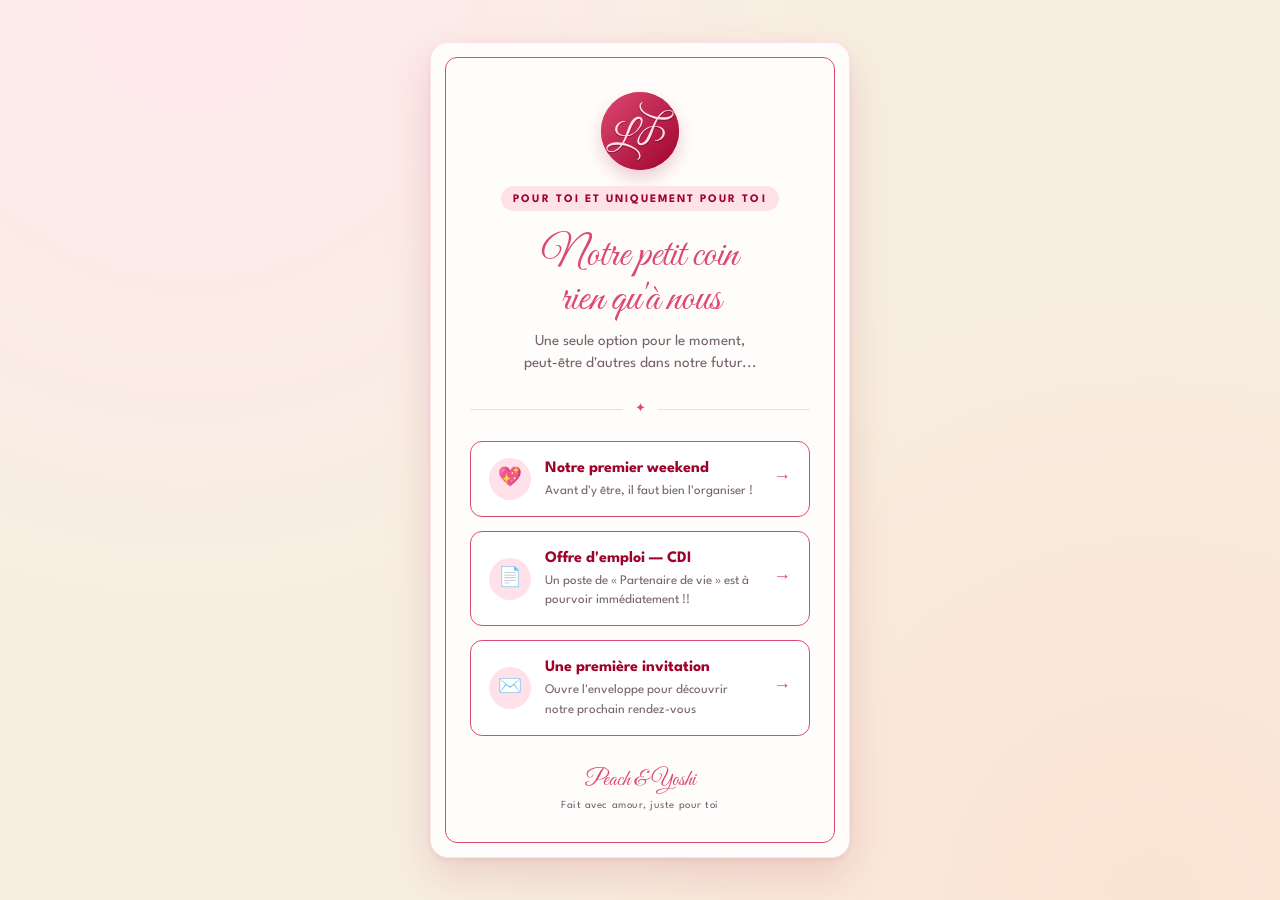
<file: index.html>
<!DOCTYPE html>
<html lang="fr">

<head>
  <meta charset="UTF-8">
  <meta name="viewport" content="width=device-width, initial-scale=1.0, viewport-fit=cover">
  <meta name="robots" content="noindex, nofollow, noarchive">
  <title>Pour toi 💌</title>
  <link rel="icon" href="assets/icon.svg">
  <link rel="stylesheet" href="style.css">

</head>

<body>

  <div class="page">
    <div class="card">
      <div class="card-inner">
        <div class="avatar" aria-hidden="true"><img src="assets/logo.svg" alt="" class="avatar-logo"></div>
        <span class="kicker">Pour toi et uniquement pour toi</span>
        <h1>Notre petit coin<br>rien qu'à nous</h1>
        <p class="sub">Une seule option pour le moment,<br>peut-être d'autres dans notre futur...</p>

        <div class="ornament" aria-hidden="true">&#10022;</div>

        <nav class="links" aria-label="Liens">

        <!-- <a class="link-btn" href="/gift">
          <span class="link-icon" aria-hidden="true">🎁</span>
          <span class="link-text">
            <span class="link-title">Un petit cadeau</span>
            <span class="link-desc">Une surprise n'a pas le droit d'avoir de description.</span>
          </span>
          <span class="link-arrow" aria-hidden="true">→</span>
        </a> -->

        <a class="link-btn" href="/weekend">
          <span class="link-icon" aria-hidden="true">💖</span>
          <span class="link-text">
            <span class="link-title">Notre premier weekend</span>
            <span class="link-desc">Avant d'y être, il faut bien l'organiser !</span>
          </span>
          <span class="link-arrow" aria-hidden="true">→</span>
        </a>

        <a class="link-btn" href="/cdi">
          <span class="link-icon" aria-hidden="true">📄</span>
          <span class="link-text">
            <span class="link-title">Offre d'emploi — CDI</span>
            <span class="link-desc">Un poste de « Partenaire de vie » est à pourvoir immédiatement !!</span>
          </span>
          <span class="link-arrow" aria-hidden="true">→</span>
        </a>

          <a class="link-btn" href="/date">
            <span class="link-icon" aria-hidden="true">✉️</span>
            <span class="link-text">
              <span class="link-title">Une première invitation</span>
              <span class="link-desc">Ouvre l'enveloppe pour découvrir notre prochain rendez-vous</span>
            </span>
            <span class="link-arrow" aria-hidden="true">→</span>
          </a>
        </nav>

        <div class="signature">
          <span class="brand">Peach & Yoshi</span>
          <span class="dept">Fait avec amour, juste pour toi</span>
        </div>
      </div>
    </div>
  </div>

  <script>
    (function () {
      const fireflyCount = 14;
      for (let i = 0; i < fireflyCount; i++) {
        const f = document.createElement('div');
        f.className = 'firefly';
        f.style.left = Math.random() * 100 + 'vw';
        f.style.animationDelay = (Math.random() * 15) + 's';
        f.style.animationDuration = (12 + Math.random() * 8) + 's';
        document.body.appendChild(f);
      }
    })();
  </script>
</body>

</html>
</file>
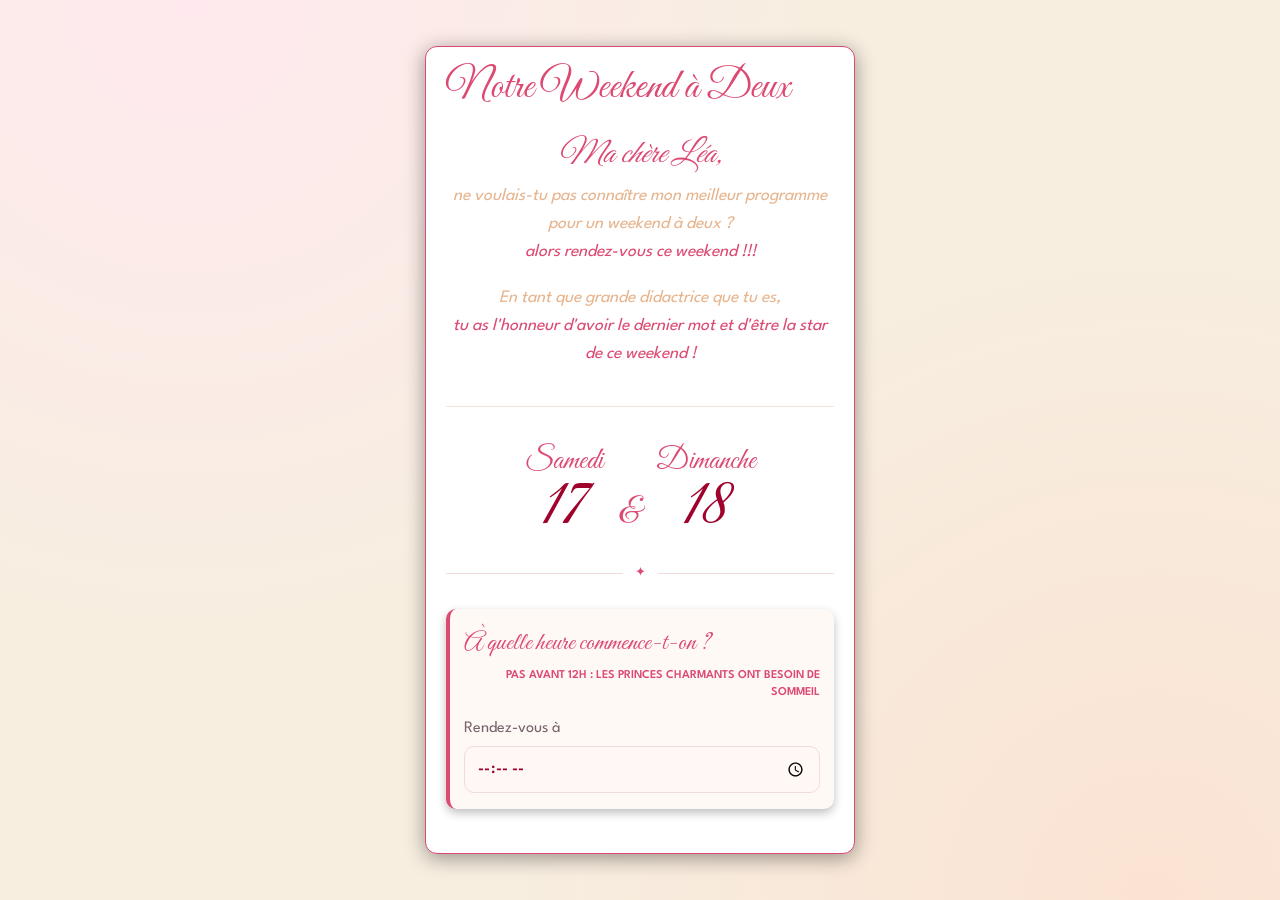
<file: weekend.html>
<!DOCTYPE html>
<html lang="fr">

<head>
    <meta charset="UTF-8">
    <meta name="viewport" content="width=device-width, initial-scale=1.0, viewport-fit=cover">
    <meta name="robots" content="noindex, nofollow, noarchive">
    <title>Notre Weekend à Deux</title>
    <link rel="icon" href="assets/icon.svg">
    <link rel="stylesheet" href="style.css">
    <style>
        #menuForm { display: block; }
        .option-locked { cursor: default; }
        .option-locked:hover { transform: none; }
        #sec-heure .time-range { margin-top: 0; }
        #sec-heure .time-range label { font-size: 1em; }
        .big-days { display: flex; align-items: flex-end; justify-content: center; gap: clamp(10px, 4vw, 28px); margin-top: 8px; text-align: center; }
        .big-days .big-day { margin: 0; }
        .big-days .day-num { font-size: clamp(3.4rem, 18vw, 6rem); }
        .day-plus { font-family: var(--script); font-size: clamp(2rem, 9vw, 3rem); line-height: 1; color: var(--rose); padding-bottom: clamp(.6rem, 3vw, 1.2rem); }
        .date-ornament { margin: 22px 0 26px; }
        .intro p { text-wrap: balance; }

        body #mainContent,
        body #mainContent .container,
        body #mainContent h1,
        body #mainContent h2,
        body #mainContent h3,
        body #mainContent p,
        body #mainContent span { cursor: inherit !important; }

        @media (min-width: 601px) {
            #mainContent { width: 100%; max-width: 430px; }
            .container { padding: 20px; border-radius: 12px; }
            .category { margin-bottom: 24px; padding: 16px 14px; }
            .option { margin: 10px 0; padding: 10px 12px; }
            .desc { margin-left: 30px; }
            .other-textarea { width: calc(100% - 30px); margin-left: 30px; }
            #result { padding: 16px; }
            #result .btn-submit { width: 100% !important; text-align: center; }
            .GIANT { font-size: 33px; }
            .category-title { font-size: 1.65rem; }
            .recap-card h3 { font-size: 1.95rem; }
            .big-days { gap: 16px; }
            .big-days .day-num { font-size: 4.4rem; }
            .big-days .day-name { font-size: 1.85rem; }
            .day-plus { font-size: 2.2rem; padding-bottom: .7rem; }
        }
    </style>
</head>

<body>
    <div id="mainContent">
        <div class="container">
            <h1>Notre Weekend à Deux</h1>
            <div class="intro" style="min-height: auto;">
                <p><span class="GIANT">Ma chère Léa,</span><br>ne voulais-tu pas connaître mon meilleur programme pour un weekend à deux&nbsp;? <br><span class="red">alors rendez-vous ce weekend&nbsp;!!!</span></p>
                <p><span>En tant que grande didactrice que tu es,</span><br><span class="red">tu as l'honneur d'avoir le dernier mot</span> <span class="red">et d'être la star de ce weekend&nbsp;!</span></p>
            </div>
            <div class="big-days">
                <div class="big-day">
                    <span class="day-name">Samedi</span>
                    <span class="day-num">17</span>
                </div>
                <span class="day-plus" aria-hidden="true">&</span>
                <div class="big-day">
                    <span class="day-name">Dimanche</span>
                    <span class="day-num">18</span>
                </div>
            </div>
            <div class="ornament date-ornament" aria-hidden="true">&#10022;</div>
            <form id="menuForm" action="https://formspree.io/f/xykbyqbl" method="POST" novalidate>
                <input type="hidden" name="date_weekend" value="Samedi 17 et dimanche 18">
                <input type="hidden" name="formulaire" value="Weekend à deux (samedi 17 + dimanche 18)">

                <div class="category" id="sec-heure">
                    <div class="category-title"><span>À quelle heure commence-t-on ?</span><span class="note">PAS AVANT 12H : les princes charmants ont besoin de sommeil</span></div>
                    <div class="time-range">
                        <label>Rendez-vous à
                            <input type="time" id="start-time" name="heure_debut" min="12:00"required>
                        </label>
                    </div>
                    <p class="form-error" id="form-error" role="alert"></p>
                </div>

                <div class="category" id="sec-repas" style="display: none;">
                    <div class="category-title"><span>Déjeuner en amoureux</span><span class="note">AU CHOIX</span></div>
                    <label class="option"><input type="radio" name="repas" value="Resto" required>RESTO<span class="desc">on s'installe, on se regarde dans les yeux, et on se fait servir</span></label>
                    <label class="option"><input type="radio" name="repas" value="Cuisto personnel">CUISTO PERSONNEL<span class="desc">je fais Linguini, tu fais Rémy ?</span></label>
                    <label class="option"><input type="radio" name="repas" value="On cuisine à 2">ON CUISINE À 2<span class="desc">tabliers, musique et fous rires : on met les mains à la pâte ensemble</span></label>
                </div>

                <div class="category" id="sec-menu" style="display: none;">
                    <div class="category-title"><span>A la carte</span><span class="note">3 CHOIX, TOUS PARFAITS</span></div>
                    <label class="option"><input type="radio" name="menu_cuisto" value="Croques">LES MEILLEURS CROQUES DU MONDE<span class="desc">100% objectif, bien évidemment</span></label>
                    <label class="option"><input type="radio" name="menu_cuisto" value="Pâtes Carbonara">PÂTES CARBONARA<span class="desc">vraie recette ou fausse, elles seront excellentes !</span></label>
                    <label class="option"><input type="radio" name="menu_cuisto" value="Pizza chèvre miel" required>PIZZA CHÈVRE MIEL<span class="desc">comme je sais que tu en raffoles...</span></label>
                </div>

                <div class="category" id="sec-tenue" style="display: none;">
                    <div class="category-title"><span>Outfit du jour</span><span class="note">AU CHOIX</span></div>
                    <label class="option"><input type="radio" name="outfit" value="31" required>ON SE MET SUR NOTRE 31<span class="desc">tu seras sublime, moi j'essaierai de suivre</span></label>
                    <label class="option"><input type="radio" name="outfit" value="Relax">RELAX, C'EST WEEKEND<span class="desc">confort avant tout : tu es resplendissante même en jogging</span></label>
                </div>

                <div class="category" id="sec-activite" style="display: none;">
                    <div class="category-title"><span>Activité à Deux</span><span class="note" id="activite-note">AU CHOIX</span></div>
                    <label class="option"><input type="radio" name="activite" value="Shopping">SHOPPING<span class="desc">mais on inverse les rôles cette fois-ci ! Avec peut-être l'achat d'une nouvelle armoire</span></label>
                    <label class="option"><input type="radio" name="activite" value="Parc de Blossac">BALADE AU PARC DE BLOSSAC<span class="desc">on commence à y avoir l'habitude et à le connâitre par coeur mdrr</span></label>
                    <label class="option"><input type="radio" name="activite" value="Terrasse place Charles-de-Gaulle">PAUSE EN TERRASSE<span class="desc">un chocolat chaud (ou un verre), et mes beaux yeux bleus rien que pour toi</span></label>
                    <label class="option"><input type="radio" name="activite" value="Bowling">FLÉCHETTE<span class="desc">tu veux prendre ta revanche peut-être ? (lot de consolation déjà prévu)</span></label>
                    <label class="option"><input type="radio" name="activite" value="Laser game">BILLARD<span class="desc">cette fois-ci je t'écrase : amoureux oui, mais sans pitié</span></label>
                    <label class="option"><input type="radio" name="activite" value="Surprise">SURPRISE<span class="desc">choisis pour moi et fais-moi rêver !!</span></label>
                </div>

                <div class="category" id="sec-soir" style="display: none;">
                    <div class="category-title"><span>Et au soir ?</span><span class="note">AU CHOIX</span></div>
                    <label class="option"><input type="radio" name="soir" value="Reste" required>JE RESTE LE SOIR<span class="desc">l'essence coute trop cher pour faire un aller-retour et on a des Harry Potter à regarder !</span></label>
                    <label class="option"><input type="radio" name="soir" value="Rentre">JE RENTRE CHEZ MOI<span class="desc">à mon grand regret, je renonce aux papouilles pendant Harry Potter...</span></label>
                </div>

                <div class="category" id="sec-harry" style="display: none;">
                    <div class="category-title"><span>Soirée à Deux</span><span class="note">AU CHOIX</span></div>
                    <label class="option"><input type="radio" name="soiree" value="Harry Potter" required>ON REGARDE HARRY POTTER<span class="desc">M&Ms, PopCorn, d'autres réclamations Madame ?</span></label>
                    <label class="option"><input type="radio" name="soiree" value="Discussion de 10 min">ON PAPOTE UN PETIT PEU<span class="desc">On commence une discussion de 10min qui finit à 2h du mat</span></label>
                    <label class="option"><input type="radio" name="soiree" value="On sort">ON SORT<span class="desc">Tu n'en sauras pas plus, mais belle tenue exigée</span></label>
                </div>

                <div class="category" id="sec-pdj" style="display: none;">
                    <div class="category-title"><span>P'tit déj du dimanche</span><span class="note">AU CHOIX</span></div>
                    <label class="option"><input type="radio" name="ptitdej" value="Viennoiseries" required>CROISSANTS, PAINS AU CHOCOLAT<span class="desc">de la boulangerie : mes talents ont des limites... mais avec service le lit !!</span></label>
                    <label class="option"><input type="radio" name="ptitdej" value="Crêpes">CRÊPES<span class="desc">faites maison, avec amour et un peu de farine</span></label>
                    <label class="option"><input type="radio" name="ptitdej" value="Pancakes">PANCAKES<span class="desc">juste des crêpes un peu épaisses (ou ratées)</span></label>
                    <label class="option"><input type="radio" name="ptitdej" value="Autre">AUTRE<span class="desc">une envie précise ? écris ta propre proposition</span><textarea class="other-textarea" id="ptitdej-autre" name="ptitdej_autre" rows="2" maxlength="300" placeholder="Ton p'tit déj idéal..."></textarea></label>
                </div>

                <div class="category" id="sec-act-dim" style="display: none;">
                    <div class="category-title"><span>Activité du dimanche matin</span><span class="note">AU CHOIX</span></div>
                    <label class="option"><input type="radio" name="activite_dimanche" value="Grasse matinée" required>GRASSE MATINÉE<span class="desc">câlins, papouilles, zéro productivité et Harry Potter (encore) : le programme parfait</span></label>
                    <label class="option"><input type="radio" name="activite_dimanche" value="Balade le long du Clain">BALADE LE LONG DU CLAIN<span class="desc">de l'air frais et un paysage pas exceptionnel, mais avec toi tout devient magnifique</span></label>
                    <label class="option"><input type="radio" name="activite_dimanche" value="Visite de la ville">VISITE DE LA VILLE<span class="desc">obligé de te faire découvrir les meilleurs coins de la ville..</span></label>
                    <label class="option"><input type="radio" name="activite_dimanche" value="Running">RUNNING MATINAL<span class="desc">pas un bon cardio ? pas grave, on ira à ton rythme ! [affaires obligatoire]</span></label>
                    <label class="option"><input type="radio" name="activite_dimanche" value="Aquascope (toute la journée)">AQUASCOPE · TOUTE LA JOURNÉE<span class="desc">toboggans, vagues et prévois accesoirement ton maillot de bain, ça pourrait t'être utile</span></label>
                    <label class="option"><input type="radio" name="activite_dimanche" value="Futuroscope (toute la journée)">FUTUROSCOPE · TOUTE LA JOURNÉE<span class="desc">pas trop peur des manèges à sensation ? on va voir ça !</span></label>
                    <label class="option"><input type="radio" name="activite_dimanche" value="Surprise">DIMANCHE SANS PRISE DE TÊTE<span class="desc">cerveau en mode économie d'énergie : décide, c'est toi la vraie boss</span></label>
                </div>

                <div class="category" id="sec-dej-dim" style="display: none;">
                    <div class="category-title"><span>Déjeuner du dimanche</span><span class="note">AU CHOIX</span></div>
                    <label class="option"><input type="radio" name="dejeuner_dimanche" value="Brunch maison" required>BRUNCH MAISON<span class="desc">on ne se lève pas de table, on prend notre temps</span></label>
                    <label class="option"><input type="radio" name="dejeuner_dimanche" value="Pique-nique">PIQUE-NIQUE<span class="desc">normalement la météo est de notre côté, sinon, on le fait dans l'appart..</span></label>
                    <label class="option"><input type="radio" name="dejeuner_dimanche" value="Livraison">ON SE FAIT LIVRER<span class="desc">et pourquoi pas juste ne rien préparer et juste profiter ?</span></label>
                </div>

                <div class="category" id="sec-aprem" style="display: none;">
                    <div class="category-title"><span>Activité du dimanche après-midi</span><span class="note">LE DERNIER ROUND AVANT LES AU REVOIR</span></div>
                    <label class="option"><input type="radio" name="activite_aprem" value="Sieste câline" required>SIESTE CÂLINE<span class="desc">oui, on peut appeler ça une activité</span></label>
                    <label class="option"><input type="radio" name="activite_aprem" value="Film sous le plaid">FILM SOUS LE PLAID<span class="desc">si jamais on a pas encore fini les Harry Potter d'ici là..</span></label>
                    <label class="option"><input type="radio" name="activite_aprem" value="Jeux de société">JEUX DE SOCIÉTÉ<span class="desc">le perdant offre un massage (le gagnant aussi, soyons honnêtes, comme je vais gagner)</span></label>
                    <label class="option"><input type="radio" name="activite_aprem" value="Goûter maison">GOÛTER MAISON<span class="desc">un gâteau à deux, avec de la farine partout</span></label>
                    <label class="option"><input type="radio" name="activite_aprem" value="Châtellerault">VISITE DE CHÂTELLERAULT<span class="desc">marre de Blossac ? on change de ville mdrrr PS : possibilité de tester un restaurant sur place !</span></label>
                    <label class="option"><input type="radio" name="activite_aprem" value="Surprise">SURPRISE<span class="desc">laisse-moi t'emmener où je veux, tu ne seras pas déçue</span></label>
                </div>

                <div class="category" id="sec-fin" style="display: none;">
                    <div class="category-title"><span>Dernier choix</span><span class="note">OBLIGATOIRE</span></div>
                    <label class="option option-locked"><input type="radio" name="dernier_choix" value="Advienne que pourra" checked required onclick="return false">ADVIENNE QUE POURRA</label>
                </div>

                <div id="sec-final" style="display: none;">
                    <div id="recap-container" class="recap-card">
                        <h3>Ton Programme Idéal :</h3>
                        <ul id="recap-list" class="recap-list"></ul>
                    </div>
                    <button type="submit" class="btn-submit" id="submitBtn">Valider notre weekend 💖</button>
                </div>
            </form>

            <div id="result">
                <h2>C'est noté, Peach !</h2>
                <p>Tes choix sont bien arrivés. Il ne reste plus qu'à compter les jours d'ici notre premier weekend.</p>
                <div id="result-recap"></div>
            </div>
            <div id="error">
                <p>Oups ! Il y a eu un petit problème technique lors de l'envoi. Réessaie ou dis-le-moi directement par message !</p>
            </div>
        </div>
    </div>

    <script>
        const form = document.getElementById("menuForm");
        const startInput = document.getElementById("start-time");
        const timeError = document.getElementById("form-error");
        const MIN_TIME = "12:00";
        const $ = id => document.getElementById(id);
        const val = name => { const c = form.querySelector('input[name="' + name + '"]:checked'); return c ? c.value : ""; };

        function setSection(id, show) {
            const el = $(id);
            el.style.display = show ? "block" : "none";
            el.querySelectorAll("input").forEach(i => {
                i.disabled = !show;
                if (!show) i.checked = false;
            });
        }

        function refresh() {
            const start = startInput.value;
            const timeOk = start !== "" && start >= MIN_TIME;
            const tooEarly = start !== "" && start < MIN_TIME;
            timeError.textContent = tooEarly ? "Pas avant 12h, chérie : les princes charmants ont besoin de sommeil 😴" : "";
            timeError.classList.toggle("show", tooEarly);

            const needLunch = timeOk && start < "13:00";
            setSection("sec-repas", needLunch);

            const needMenu = needLunch && (val("repas") === "Cuisto personnel" || val("repas") === "On cuisine à 2");
            setSection("sec-menu", needMenu);

            const lunchDone = !needLunch || (val("repas") !== "" && (!needMenu || val("menu_cuisto") !== ""));
            const showTenue = timeOk && lunchDone;
            setSection("sec-tenue", showTenue);

            const showActivite = showTenue && val("outfit") !== "";
            setSection("sec-activite", showActivite);
            const dressed = val("outfit") === "31";
            $("activite-note").textContent = dressed ? "TENUE OBLIGE : NI SALISSANT, NI SPORTIF" : "AU CHOIX";
            document.querySelectorAll('#sec-activite .option').forEach(opt => {
                const filtered = dressed && (opt.dataset.messy || opt.dataset.sporty);
                const input = opt.querySelector("input");
                opt.style.display = filtered ? "none" : "";
                if (filtered) { input.checked = false; input.disabled = true; }
                else input.disabled = !showActivite;
            });

            const showSoir = showActivite && val("activite") !== "";
            setSection("sec-soir", showSoir);
            const stays = showSoir && val("soir") === "Reste";
            setSection("sec-harry", stays);

            const soirChoisi = showSoir && val("soir") !== "";
            setSection("sec-pdj", stays && val("soiree") !== "");
            const pdjAutre = $("ptitdej-autre");
            const pdjIsOther = stays && val("ptitdej") === "Autre";
            pdjAutre.style.display = pdjIsOther ? "block" : "none";
            pdjAutre.required = pdjIsOther;
            pdjAutre.disabled = !pdjIsOther;
            const pdjOk = val("ptitdej") !== "" && (!pdjIsOther || pdjAutre.value.trim() !== "");
            const showActDim = stays && pdjOk;
            setSection("sec-act-dim", showActDim);
            const matinFait = !stays || val("activite_dimanche") !== "";
            const journeeComplete = stays && val("activite_dimanche").includes("toute la journée");
            const showDejDim = soirChoisi && matinFait && !journeeComplete;
            setSection("sec-dej-dim", showDejDim);
            const showAprem = showDejDim && val("dejeuner_dimanche") !== "";
            setSection("sec-aprem", showAprem);

            const showFin = journeeComplete || (showAprem && val("activite_aprem") !== "");
            setSection("sec-fin", showFin);
            if (showFin) $("sec-fin").querySelectorAll("input").forEach(i => i.checked = true);

            const showFinal = showFin;
            $("sec-final").style.display = showFinal ? "block" : "none";
            $("sec-final").querySelectorAll("button").forEach(b => b.disabled = !showFinal);
            updateRecap(showFinal);
        }

        const FORMSPREE_URL = "https://formspree.io/f/xykbyqbl";

        function buildPayload() {
            const fd = new FormData(form);
            const lines = [];
            document.querySelectorAll("#recap-list li").forEach(li => {
                if (li.classList.contains("tl-day")) lines.push("", "== " + li.textContent.trim() + " ==");
                else lines.push(li.querySelector(".recap-label").textContent.trim() + " : " + li.querySelector(".recap-value").textContent.trim());
            });
            fd.append("recapitulatif", lines.join("\n").trim());
            return fd;
        }

        function updateRecap(show) {
            const esc = s => String(s).replace(/&/g, "&amp;").replace(/</g, "&lt;").replace(/>/g, "&gt;");
            const tenue = { "31": "On se met sur notre 31", Relax: "Relax, c'est weekend" };
            const soir = { Reste: "Je reste ce soir", Rentre: "Je rentre chez moi" };
            const days = [
                { day: "Notre weekend", rows: [["📅 Date", "Samedi 17 et dimanche 18"]] },
                {
                    day: "Samedi", rows: [
                        ["🕛 Début", startInput.value && startInput.value.replace(":", "h")],
                        ["🍽️ Déjeuner", val("repas")],
                        ["👨‍🍳 Plat du chef", val("menu_cuisto")],
                        ["👗 Outfit", tenue[val("outfit")]],
                        ["✨ Activité", val("activite")],
                        ["🌙 Ce soir", soir[val("soir")]],
                        ["🎬 Soirée", [...form.querySelectorAll('input[name="soiree"]:checked')].map(i => i.value).join(" + ")]
                    ]
                },
                {
                    day: "Dimanche", rows: [
                        ["🥐 P'tit déj", val("ptitdej") === "Autre" ? ($("ptitdej-autre").value.trim() && "Autre : " + $("ptitdej-autre").value.trim()) : val("ptitdej")],
                        ["☀️ Matinée", val("activite_dimanche")],
                        ["🍴 Déjeuner", val("dejeuner_dimanche")],
                        ["🎈 Après-midi", val("activite_aprem")],
                        ["🎯 Dernier choix", val("dernier_choix")]
                    ]
                }
            ];
            let html = "";
            if (show) days.forEach(d => {
                const rows = d.rows.filter(r => r[1]);
                if (!rows.length) return;
                html += '<li class="tl-day"><span>' + d.day + "</span></li>";
                rows.forEach(r => {
                    html += '<li class="tl-item"><span class="tl-dot" aria-hidden="true"></span><strong class="recap-label">' + esc(r[0]) +
                        '</strong> <span class="recap-value">' + esc(r[1]) + "</span></li>";
                });
            });
            $("recap-list").innerHTML = html;
        }

        form.addEventListener("change", refresh);
        form.addEventListener("input", refresh);
        startInput.addEventListener("blur", () => {
            if (startInput.value && startInput.value < MIN_TIME) { startInput.value = MIN_TIME; refresh(); }
        });

        form.addEventListener("submit", e => {
            e.preventDefault();
            if (startInput.value && startInput.value < MIN_TIME) { refresh(); return; }
            if (!form.checkValidity()) { form.reportValidity(); return; }
            const btn = $("submitBtn");
            btn.disabled = true;
            btn.textContent = "Envoi à ton prince charmant...";
            fetch(FORMSPREE_URL, { method: "POST", body: buildPayload(), headers: { Accept: "application/json" } })
                .then(r => {
                    if (!r.ok) throw new Error("Formspree " + r.status);
                    const recap = $("recap-container").cloneNode(true);
                    recap.removeAttribute("id");
                    $("result-recap").innerHTML = "";
                    $("result-recap").appendChild(recap);
                    form.style.display = "none";
                    $("error").style.display = "none";
                    $("result").style.display = "block";
                    $("result").scrollIntoView({ behavior: "smooth" });
                })
                .catch(() => {
                    $("error").style.display = "block";
                    btn.disabled = false;
                    btn.textContent = "Valider notre weekend 💕";
                });
        });

        refresh();
    </script>
</body>

</html>
</file>
<file: style.css>
@import url("https://fonts.googleapis.com/css2?family=Great+Vibes&family=League+Spartan:wght@100..900&display=swap");

:root {
  --rose: #dc4971;
  --rose-soft: #ffe1e9;
  --rose-dark: #9F032C;
  --gold: #d6a24a;
  --creme: #f7eee0;
  --paper: #fffdfb;
  --ink: #4a3a40;
  --muted: #75626a;
  --line: #f0dcd8;
  --field: #fff8f4;
  --script: "Great Vibes", cursive;
  --sans: "League Spartan", Arial, sans-serif;
}

* {
  box-sizing: border-box;
}

a,
button {
  -webkit-tap-highlight-color: transparent;
  touch-action: manipulation;
}

a:focus-visible,
button:focus-visible {
  outline: 2px solid var(--rose-dark);
  outline-offset: 3px;
}

body {
  margin: 0;
  min-height: 100vh;
  min-height: 100dvh;
  background:
    radial-gradient(circle at 15% 0%, #ffe9ee 0, transparent 45%),
    radial-gradient(circle at 90% 100%, #fbe3d3 0, transparent 45%),
    var(--creme);
  font-family: var(--sans);
  color: var(--ink);
  line-height: 1.45;
  display: flex;
  align-items: center;
  justify-content: center;
  padding: max(20px, env(safe-area-inset-top)) 16px max(20px, env(safe-area-inset-bottom));
  overflow-x: hidden;
}

.firefly {
  position: fixed;
  width: 5px;
  height: 5px;
  background: #fff;
  border-radius: 50%;
  box-shadow: 0 0 10px #fff, 0 0 20px #ffb3c6, 0 0 30px var(--rose);
  z-index: 0;
  animation: floatUp 15s linear infinite;
  opacity: 0;
  pointer-events: none;
}

@keyframes floatUp {
  0% {
    transform: translateY(100vh) scale(0);
    opacity: 0;
  }

  10%,
  90% {
    opacity: .8;
  }

  100% {
    transform: translateY(-10vh) scale(1.5);
    opacity: 0;
  }
}

@keyframes riseIn {
  0% {
    opacity: 0;
    transform: translateY(24px) scale(.97);
  }

  100% {
    opacity: 1;
    transform: translateY(0) scale(1);
  }
}

.ornament {
  display: flex;
  align-items: center;
  gap: 12px;
  color: var(--rose);
  font-size: .8em;
}

.ornament::before,
.ornament::after {
  content: "";
  flex: 1;
  height: 1px;
  background: var(--line);
}

.btn {
  padding: 14px;
  border-radius: 10px;
  border: none;
  font-family: var(--sans);
  font-weight: 600;
  font-size: 1em;
  text-align: center;
  text-decoration: none;
  display: inline-block;
  transition: background .2s ease, transform .15s ease;
}

.btn-yes {
  background: var(--rose);
  color: #fff;
  box-shadow: 0 6px 16px #dc497144;
}

.btn-yes:hover {
  background: var(--rose-dark);
}

.btn-yes:active {
  transform: scale(.97);
}

.btn-no {
  background: transparent;
  color: var(--muted);
  border: 1px solid var(--line);
}

.btn-no:hover {
  background: var(--field);
}

.btn-no:active {
  transform: scale(.96);
}

@media (prefers-reduced-motion: reduce) {
  .firefly {
    animation: none !important;
  }
}

body {
      padding-top: max(20px, env(safe-area-inset-top));
    }

    @keyframes stampIn {
      0% {
        opacity: 0;
        transform: translate(0, -50%) rotate(-18deg) scale(1.6);
      }

      60% {
        opacity: 1;
      }

      100% {
        opacity: 1;
        transform: translate(0, -50%) rotate(-10deg) scale(1);
      }
    }

    .page {
      width: 100%;
      max-width: 460px;
      display: flex;
      flex-direction: column;
      align-items: center
    }

    .offer-card {
      position: relative;
      width: 100%;
      background: var(--paper);
      border-radius: 18px;
      border: 1px solid var(--rose-soft);
      box-shadow: 0 18px 44px #9f032c22, 0 2px 6px #9f032c14;
      overflow: hidden;
      text-align: left;
      animation: riseIn .6s ease-out;
    }

    .offer-header {
      position: relative;
      background: linear-gradient(135deg, var(--rose) 0%, var(--rose-dark) 100%);
      padding: 36px 26px 28px;
      text-align: center;
    }

    .offer-header::before {
      content: "";
      position: absolute;
      inset: 0;
      background:
        radial-gradient(circle at 88% -10%, #ffffff33 0, transparent 50%),
        radial-gradient(circle at 8% 110%, #ffffff22 0, transparent 45%);
      pointer-events: none;
    }

    .offer-header::after {
      content: "";
      position: absolute;
      inset: 0;
      opacity: .1;
      pointer-events: none;
      background-image: url("data:image/svg+xml,%3Csvg xmlns='http://www.w3.org/2000/svg' width='60' height='60'%3E%3Cpath d='M15 8c2-4 8-4 9 0 1-4 7-4 9 0 1 5-5 9-9 12-4-3-10-7-9-12z' fill='%23ffffff'/%3E%3C/svg%3E");
      background-size: 60px 60px;
    }

    .offer-kicker {
      position: relative;
      display: inline-block;
      font-size: .72em;
      font-weight: 700;
      letter-spacing: .18em;
      text-transform: uppercase;
      color: #fff;
      background: #ffffff2b;
      border: 1px solid #ffffff40;
      padding: 5px 14px;
      border-radius: 999px;
      margin-bottom: 12px;
    }

    .offer-title {
      position: relative;
      font-family: var(--script);
      font-weight: 400;
      font-size: clamp(2rem, 11vw, 2.7em);
      line-height: 1.05;
      color: #fff;
      margin: 0 0 10px;
      text-shadow: 0 2px 8px #00000022;
    }

    .offer-badge {
      position: relative;
      display: inline-block;
      font-size: .85em;
      font-weight: 700;
      letter-spacing: .03em;
      color: var(--rose-dark);
      background: #fff;
      padding: 7px 17px;
      border-radius: 999px;
      box-shadow: 0 6px 14px #00000024;
    }

    .offer-seal {
      position: absolute;
      top: 100%;
      right: 26px;
      transform: translate(0, -50%) rotate(-10deg);
      width: 82px;
      height: 82px;
      border-radius: 50%;
      background: var(--paper);
      border: 2.5px dashed var(--gold);
      display: flex;
      align-items: center;
      justify-content: center;
      text-align: center;
      padding: 6px;
      z-index: 2;
      box-shadow: 0 8px 18px #00000022;
      animation: stampIn .7s cubic-bezier(.2, .9, .3, 1.2) .5s both;
    }

    .offer-seal span {
      font-family: var(--sans);
      font-weight: 800;
      font-size: .52em;
      letter-spacing: .02em;
      text-transform: uppercase;
      color: var(--rose-dark);
      line-height: 1.2;
      overflow-wrap: break-word;
    }

    .seal-logo {
      width: 56px;
      height: 56px;
      border-radius: 50%;
      object-fit: cover;
    }

    .offer-body {
      padding: 44px 26px 8px
    }

    .offer-meta {
      display: grid;
      grid-template-columns: 1fr 1fr;
      gap: 14px 12px;
      background: var(--field);
      border: 1px solid var(--line);
      border-radius: 12px;
      padding: 16px;
      margin-bottom: 24px;
    }

    .offer-meta div {
      display: flex;
      align-items: flex-start;
      gap: 8px;
      font-size: .86em;
      color: var(--ink);
    }

    .offer-meta .meta-icon {
      font-size: 1.2em;
      line-height: 1.25
    }

    .offer-meta b {
      display: block;
      color: var(--rose-dark);
      font-size: 1em;
      margin-bottom: 2px;
      font-family: var(--script);
    }

    .offer-section {
      margin-bottom: 24px
    }

    .offer-section:last-of-type {
      margin-bottom: 0
    }

    .offer-section h2 {
      display: flex;
      align-items: center;
      gap: 9px;
      font-size: .85em;
      font-weight: 700;
      letter-spacing: .09em;
      text-transform: uppercase;
      color: var(--rose-dark);
      margin: 0 0 12px;
    }

    .offer-section h2 .h-icon {
      font-size: 1.15em
    }

    .offer-section h2::after {
      content: "";
      flex: 1;
      height: 1px;
      background: var(--line)
    }

    .offer-section ul {
      margin: 0;
      padding: 0;
      list-style: none
    }

    .offer-section li {
      position: relative;
      padding-left: 24px;
      margin-bottom: 9px;
      font-size: .96em;
      line-height: 1.45;
      color: var(--ink);
    }

    .offer-section li:last-child {
      margin-bottom: 0
    }

    .offer-section li::before {
      content: "♥";
      position: absolute;
      left: 0;
      top: .05em;
      color: var(--rose);
      font-size: .85em;
    }

    .offer-section em {
        color: var(--rose-dark);
    }

    .offer-quote {
      position: relative;
      background: var(--rose-soft);
      border-radius: 12px;
      padding: 18px 20px 16px 44px;
      font-size: .92em;
      color: var(--rose-dark);
    }

    .offer-quote::before {
      content: "“";
      position: absolute;
      left: 12px;
      top: 4px;
      font-family: var(--script);
      font-size: 2.4em;
      color: var(--rose);
      line-height: 1;
    }

    .offer-quote p {
      margin: 0 0 8px;
      font-style: italic;
      line-height: 1.5;
    }

    .offer-quote cite {
      display: block;
      font-style: normal;
      font-size: .82em;
      font-weight: 700;
      color: var(--ink);
    }

    .offer-footer {
      margin-top: 4px;
      padding: 18px;
      border-radius: 12px;
      background: var(--rose-soft);
      border: 1px dashed var(--rose);
      text-align: center;
      font-size: .96em;
      color: var(--rose-dark);
      font-weight: 600;
    }

    .offer-actions {
      display: flex;
      gap: 12px;
      margin-top: 20px;
    }

    @keyframes pulseGlow {
      0%, 100% {
        box-shadow: 0 6px 16px #dc497144
      }

      50% {
        box-shadow: 0 6px 22px #dc497177
      }
    }

    .btn {
      flex: 1;
      padding: 15px;
    }

    .btn-yes {
      animation: pulseGlow 2.6s ease-in-out 1.5s 2;
    }

    .offer-signature {
      margin: 20px 0 26px;
      padding-top: 16px;
      border-top: 1px solid var(--line);
      text-align: center;
    }

    .offer-company {
      display: block;
      font-family: var(--script);
      font-size: 1.5em;
      color: var(--rose);
    }

    .offer-dept {
      display: block;
      margin-top: 2px;
      font-size: .72em;
      letter-spacing: .05em;
      text-transform: uppercase;
      color: var(--muted);
    }

    @media(max-width:380px) {
      .offer-title {
        font-size: 2.2em
      }

      .offer-header {
        padding: 30px 20px 24px
      }

      .offer-body {
        padding: 40px 18px 6px
      }

      .offer-seal {
        width: 72px;
        height: 72px;
        right: 16px;
      }
    }

    @media(prefers-reduced-motion:reduce) {

      .offer-card,
      .offer-seal,
      .btn-yes {
        animation: none !important
      }
    }

.stage{position:relative;z-index:1;width:100%;max-width:460px}

  #envelope-wrap{display:flex;flex-direction:column;align-items:center;gap:22px}

  .envelope{
    position:relative;
    width:280px;height:190px;
    background:#fff;
    border-radius:6px;
    box-shadow:0 14px 34px #9f032c26;
    border:1px solid var(--line);
    animation:bob 3.5s ease-in-out infinite;
    touch-action:manipulation;
    -webkit-tap-highlight-color:transparent;
  }
  @keyframes bob{0%,100%{transform:translateY(0)}50%{transform:translateY(-8px)}}

  .envelope .flap{
    position:absolute;top:0;left:0;width:0;height:0;
    border-left:140px solid transparent;
    border-right:140px solid transparent;
    border-top:95px solid var(--rose-soft);
    transform-origin:top;
    transition:transform .7s cubic-bezier(.6,-0.28,.5,1.5);
    z-index:3;
  }
  .envelope .body-tri-l{position:absolute;bottom:0;left:0;width:0;height:0;border-bottom:190px solid #fff6f8;border-right:140px solid transparent}
  .envelope .body-tri-r{position:absolute;bottom:0;right:0;width:0;height:0;border-bottom:190px solid #fff6f8;border-left:140px solid transparent}
  .seal{
    position:absolute;top:78px;left:50%;
    transform:translateX(-50%);
    width:46px;height:46px;border-radius:50%;
    background:var(--rose);
    display:flex;align-items:center;justify-content:center;
    color:#fff;font-size:1.3em;
    box-shadow:0 4px 10px #dc497159;
    z-index:4;
    animation:pulse 1.8s ease-in-out infinite;
  }
  .seal-logo-envelope{
    width:30px;height:30px;
    border-radius:50%;
    object-fit:cover;
    border:2px solid #fff;
  }
  @keyframes pulse{0%,100%{transform:translateX(-50%) scale(1)}50%{transform:translateX(-50%) scale(1.08)}}
  .envelope.open .flap{transform:rotateX(180deg)}
  .envelope.open .seal{opacity:0;transition:opacity .3s}
  .envelope.open{animation:none}
  .envelope:focus-visible{outline:2px solid var(--rose);outline-offset:6px}

  .hint{font-size:.9em;letter-spacing:.03em;color:var(--muted)}

  .letter{
    display:none;
    position:relative;
    background:var(--paper);
    border-radius:18px;
    box-shadow:0 18px 44px #9f032c22,0 2px 6px #9f032c14;
    padding:14px;
    text-align:center;
    animation:riseIn .7s ease-out;
  }
  .letter-inner{
    border:1px solid var(--rose);
    border-radius:12px;
    padding:34px 24px 28px;
  }
  .letter h1{
    font-family:var(--script);
    color:var(--rose);
    font-weight:400;
    font-size:clamp(2.2rem,10vw,3rem);
    line-height:1.1;
    margin:0 0 6px;
  }
  .letter .sub{
    color:var(--muted);
    margin:0 auto;
    max-width:40ch;
    font-size:1em;
  }

  .big-day{margin:26px 0 0;display:flex;flex-direction:column;align-items:center}
  .day-name{font-family:var(--script);font-size:clamp(1.7rem,7.5vw,2.3rem);line-height:1;color:var(--rose)}
  .day-num{
    font-family:var(--script);
    font-size:clamp(3.6rem,24vw,6.4rem);
    line-height:.85;
    color:var(--rose-dark);
    margin:2px 0 4px;
  }
  .day-month{
    font-weight:700;
    font-size:clamp(1em,4vw,1.15em);
    letter-spacing:.14em;
    color:var(--rose-dark);
  }

  .ornament{
    margin:28px 0 22px;
  }

  .place-name{font-family:var(--script);font-size:clamp(1.7rem,7.5vw,2.3rem);line-height:1.1;color:var(--rose);display:block}
  .place-desc{display:block;font-size:.95em;color:var(--muted);margin:8px auto 0;max-width:36ch}

  .countdown{
    display:grid;
    grid-template-columns:repeat(4,1fr);
    margin:26px 0 4px;
    background:var(--field);
    border:1px solid var(--line);
    border-radius:12px;
    padding:12px 0;
  }
  .countdown .unit{padding:0 4px;text-align:center}
  .countdown .unit + .unit{border-left:1px solid var(--line)}
  .countdown .unit b{
    display:block;
    font-size:1.6em;
    font-weight:700;
    color:var(--rose-dark);
    line-height:1.1;
    font-variant-numeric:tabular-nums;
  }
  .countdown .unit span{font-size:.8em;color:var(--muted)}

  .tip{margin:0}
  .tip-title{font-family:var(--script);font-weight:400;font-size:clamp(1.5rem,7vw,2rem);line-height:1.1;color:var(--rose);margin:0 0 6px}
  .tip-text{margin:0 auto;max-width:32ch;color:var(--muted);font-size:1em}

  #rsvp-form{text-align:left; margin-top: 24px;}
  .time-range-title{font-size:1.05em;font-weight:700;color:var(--rose-dark);margin:0}
  .time-range{display:flex;gap:12px;margin-top:10px}
  .time-range label,.msg-field label{font-size:.9em;color:var(--muted)}
  .time-range label{flex:1;display:flex;flex-direction:column;gap:6px}

  .time-range input[type=time],
  .msg-field textarea{
    width:100%;
    font-family:var(--sans);
    font-size:1em;
    padding:11px 12px;
    min-height:46px;
    border:1px solid var(--line);
    border-radius:10px;
    color:var(--ink);
    background:var(--field);
  }
  .time-range input[type=time]{color:var(--rose-dark);font-weight:600}
  .time-range input:focus-visible,
  .msg-field textarea:focus-visible{outline:2px solid var(--rose);outline-offset:2px}

  .msg-field{margin-top:16px}
  .msg-field label{display:block;margin-bottom:6px}
  .msg-field textarea{min-height:76px;resize:vertical}
  .msg-field textarea::placeholder{color:#a08e95}

  .btn-row{display:flex;align-items:center;gap:12px;margin-top:22px}
  .btn{
    font-size:1.05em;
    transition:background .25s,transform .25s cubic-bezier(.34,1.56,.64,1);
  }
  .btn-yes{flex:1.7}
  .btn-no{
    flex:1;
    transition:background .2s ease,width .2s ease,height .2s ease,font-size .2s ease,padding .2s ease,transform .15s ease;
    white-space:nowrap;
    overflow:hidden;
  }

  #confirmed{
    display:none;
    margin-top:26px;
    padding:20px 16px;
    border-radius:12px;
    background:var(--field);
    border:1px solid var(--line);
    font-family:var(--sans);
    font-size:1.8em;
    line-height:1.25;
    color:var(--rose);
    animation:riseIn .5s ease-out;
  }

  .btn-cal{
    display:none;
    margin-top:14px;
    width:100%;
    padding:14px;
    border-radius:10px;
    background:var(--rose);
    color:#fff;
    font-family:var(--sans);
    font-weight:600;
    font-size:1em;
    text-decoration:none;
    align-items:center;
    justify-content:center;
    transition:background .2s ease;
  }
  .btn-cal:hover{background:var(--rose-dark)}
  .btn-cal:focus-visible{outline:2px solid var(--rose-dark);outline-offset:3px}

  @media(max-width:380px){
    .letter-inner{padding:26px 14px 22px}
    .ornament{margin:22px 0 18px}
    .big-day{margin:20px 0 0}
  }
  @media(max-width:340px){
    .time-range{flex-direction:column;gap:10px}
  }
  @media(prefers-reduced-motion:reduce){
    .envelope,.seal,.firefly,.letter,#confirmed{animation:none!important}
  }
  
  .modal-overlay{
    display:none;
    position:fixed;
    inset:0;
    background:#4a3a4059;
    backdrop-filter:blur(3px);
    align-items:center;
    justify-content:center;
    padding:20px;
    z-index:20;
  }
  .modal-overlay.show{display:flex}
  .modal{
    position:relative;
    width:100%;
    max-width:380px;
    background:var(--paper);
    border:1px solid var(--rose);
    border-radius:18px;
    box-shadow:0 18px 44px #9f032c33;
    padding:34px 22px 26px;
    text-align:center;
    animation:riseIn .45s ease-out;
  }
  .modal-close{
    position:absolute;
    top:8px;right:8px;
    width:40px;height:40px;
    border:none;
    background:var(--field);
    border-radius:50%;
    color:var(--muted);
    font-size:1.25em;
    line-height:1;
    display:flex;align-items:center;justify-content:center;
  }
  .modal-close:hover{background:var(--line)}
  .modal-close:active{transform:scale(.92)}
  .modal #confirmed{
    display:block;
    margin:0 0 4px;
    padding:0;
    border:none;
    background:none;
  }
  .modal .countdown{margin:20px 0 6px}
  @media(prefers-reduced-motion:reduce){
    .modal{animation:none!important}
  }

.page {
      position: relative;
      z-index: 1;
      width: 100%;
      max-width: 420px;
      display: flex;
      flex-direction: column;
      align-items: center;
    }

    .card {
      width: 100%;
      background: var(--paper);
      border-radius: 18px;
      border: 1px solid var(--rose-soft);
      box-shadow: 0 18px 44px #9f032c22, 0 2px 6px #9f032c14;
      padding: 14px;
      text-align: center;
      animation: riseIn .6s ease-out;
    }

    .card-inner {
      border: 1px solid var(--rose);
      border-radius: 12px;
      padding: 34px 24px 28px;
    }

    .avatar {
      width: 78px;
      height: 78px;
      margin: 0 auto 16px;
      border-radius: 50%;
      background: linear-gradient(135deg, var(--rose) 0%, var(--rose-dark) 100%);
      display: flex;
      align-items: center;
      justify-content: center;
      font-size: 2em;
      box-shadow: 0 8px 18px #9f032c33;
    }

    .avatar-logo {
      width: 100%;
      height: 100%;
      border-radius: 50%;
      object-fit: cover;
    }

    .kicker {
      display: inline-block;
      font-size: .72em;
      font-weight: 700;
      letter-spacing: .18em;
      text-transform: uppercase;
      color: var(--rose-dark);
      background: var(--rose-soft);
      padding: 6px 12px 2px;
      border-radius: 999px;
      margin-bottom: 24px;
    }

    h1 {
      font-family: var(--script);
      font-weight: 400;
      font-size: clamp(2rem, 11vw, 2.6em);
      line-height: 1.05;
      color: var(--rose);
      margin: 0 0 8px;
    }

    .sub {
      margin: 0 auto 26px;
      max-width: 30ch;
      color: var(--muted);
      font-size: .95em;
    }

    .ornament {
      margin: 4px 0 22px;
    }

    .links {
      display: flex;
      flex-direction: column;
      gap: 14px;
    }

    .link-btn {
      position: relative;
      display: flex;
      align-items: center;
      gap: 14px;
      text-align: left;
      padding: 15px 18px;
      background: white;
      border: 1px solid var(--rose);
      border-radius: 12px;
      text-decoration: none;
      color: var(--ink);
      transition: transform .2s ease, box-shadow .2s ease, background .2s ease, border-color .2s ease;
    }

    .link-btn:hover {
      transform: translateY(-2px);
      box-shadow: 0 10px 22px #9f032c1f;
      border-color: var(--rose);
      background: var(--rose-soft);
    }

    .link-btn:active { transform: scale(.98) }

    .link-icon {
      flex: 0 0 auto;
      width: 42px;
      height: 42px;
      border-radius: 50%;
      background: var(--rose-soft);
      display: flex;
      align-items: center;
      justify-content: center;
      font-size: 1.2em;
    }

    .link-text { flex: 1 1 auto; min-width: 0 }

    .link-title {
      display: block;
      font-weight: 700;
      font-size: 1em;
      color: var(--rose-dark);
    }

    .link-desc {
      display: block;
      font-size: .82em;
      color: var(--muted);
      margin-top: 2px;
    }

    .link-arrow {
      flex: 0 0 auto;
      color: var(--rose);
      font-size: 1.1em;
      transition: transform .2s ease;
    }
    .link-btn:hover .link-arrow { transform: translateX(3px) }

    .signature {
      margin-top: 28px;
      text-align: center;
    }

    .signature .brand {
      display: block;
      font-family: var(--script);
      font-size: 1.4em;
      color: var(--rose);
    }

    .signature .dept {
      display: block;
      margin-top: 2px;
      font-size: .68em;
      letter-spacing: .05em;
      color: var(--muted);
    }

    @media (max-width: 380px) {
      .card { padding: 34px 20px 24px }
      h1 { font-size: 2.2em }
    }

    @media (prefers-reduced-motion: reduce) {
      .card, .firefly { animation: none !important }
    }

@import url("https://fonts.googleapis.com/css2?family=Cormorant+Garamond:ital,wght@1,500&display=swap");

        #loadingText,
        body.page-gift {
            font-family: League Spartan, sans-serif
        }

        .other-textarea {
            box-sizing: border-box;
            outline: 0
        }

        #cuteAlert,
        .intro,
        .login-container,
        .love,
        body.page-gift h1 {
            text-align: center
        }

        #ticket-wrapper,
        body.locked {
            overflow: hidden
        }

        body.page-gift,
        body.page-gift {
            cursor: url("data:image/svg+xml,%3Csvg xmlns='http://www.w3.org/2000/svg' width='28' height='28' viewBox='0 0 24 24' fill='white' stroke='%23dc4971' stroke-width='1.5'%3E%3Cpath d='M20.84 4.61a5.5 5.5 0 0 0-7.78 0L12 5.67l-1.06-1.06a5.5 5.5 0 0 0-7.78 7.78l1.06 1.06L12 21.23l7.78-7.78 1.06-1.06a5.5 5.5 0 0 0 0-7.78z'/%3E%3C/svg%3E") 14 14, auto
        }

        #mainContent,
        #mainContent .container,
        #mainContent h1,
        #mainContent h2,
        #mainContent h3,
        #mainContent p,
        #mainContent span {
            cursor: url("data:image/svg+xml,%3Csvg xmlns='http://www.w3.org/2000/svg' width='28' height='28' viewBox='0 0 24 24' fill='%23dc4971' stroke='%23dc4971' stroke-width='1.5'%3E%3Cpath d='M20.84 4.61a5.5 5.5 0 0 0-7.78 0L12 5.67l-1.06-1.06a5.5 5.5 0 0 0-7.78 7.78l1.06 1.06L12 21.23l7.78-7.78 1.06-1.06a5.5 5.5 0 0 0 0-7.78z'/%3E%3C/svg%3E") 14 14, auto !important
        }

        body.page-gift a,
        body.page-gift button,
        body.page-gift input,
        body.page-gift label,
        body.page-gift textarea {
            cursor: url("data:image/svg+xml,%3Csvg xmlns='http://www.w3.org/2000/svg' width='28' height='28' viewBox='0 0 24 24' fill='%23dc4971' stroke='%23c43c61' stroke-width='2'%3E%3Cpath d='M20.84 4.61a5.5 5.5 0 0 0-7.78 0L12 5.67l-1.06-1.06a5.5 5.5 0 0 0-7.78 7.78l1.06 1.06L12 21.23l7.78-7.78 1.06-1.06a5.5 5.5 0 0 0 0-7.78z'/%3E%3C/svg%3E") 14 14, pointer !important
        }

        #loadingScreen {
            position: fixed;
            top: 0;
            left: 0;
            width: 100%;
            height: 100%;
            background: #111;
            z-index: 100000;
            display: flex;
            flex-direction: column;
            align-items: center;
            justify-content: center;
            transition: opacity .8s ease-out
        }

        #loadingText {
            font-size: 1.5em;
            margin-top: 20px;
            color: #fff;
            letter-spacing: 2px
        }

        body.page-gift {
            margin: 0;
            padding: 20px;
            background-color: #f4ecd8;
            user-select: none;
            -webkit-user-select: none;
            overflow-x: hidden
        }

        @keyframes floatUp {
            0% {
                transform: translateY(100vh) scale(0);
                opacity: 0
            }

            10%,
            90% {
                opacity: .8
            }

            to {
                transform: translateY(-10vh) scale(1.5);
                opacity: 0
            }
        }

        .container,
        .login-container {
            background: #fff;
            padding: 40px;
            position: relative;
            z-index: 1
        }

        #loginOverlay {
            z-index: 9999;
            position: fixed;
            top: 0;
            left: 0;
            height: 100%
        }

        body.page-gift {
            color: #4a4a4a
        }

        #menuForm,
        .login-container {
            animation: .8s ease-in-out fadeIn
        }

        #error,
        #menuForm,
        #result {
            display: none
        }

        .container {
            max-width: 800px;
            margin: 0 auto;
            border-radius: 15px;
            box-shadow: 0 4px 20px #0006;
            border: 1px solid #dc4971
        }

        .blurred-content {
            filter: blur(20px);
            pointer-events: none;
            opacity: .5;
            transition: 1s ease-in-out
        }

        #loginOverlay {
            width: 100%;
            background: #000000bf;
            backdrop-filter: blur(15px);
            -webkit-backdrop-filter: blur(15px);
            display: flex;
            align-items: center;
            justify-content: center;
            transition: opacity .8s
        }

        .login-container {
            max-width: 400px;
            width: 90%;
            border-radius: 15px;
            box-shadow: 0 10px 30px #00000080;
            border: 1px solid #dc4971
        }

        .btn-submit,
        .category,
        .option:hover {
            box-shadow: 0 4px 10px #00000040
        }

        .GIANT,
        .category-title,
        .love,
        .title,
        body.page-gift h1,
        body.page-gift h2,
        body.page-gift h3 {
            font-family: Great Vibes, cursive;
            color: #dc4971;
            font-weight: 400;
            text-transform: none !important
        }

        .btn-submit,
        .note {
            font-weight: 600
        }

        body.page-gift h1 {
            font-size: 5em;
            margin-bottom: 10px
        }

        body.page-gift h2,
        body.page-gift h3 {
            font-size: 2.5em
        }

        .intro {
            font-style: italic;
            margin-bottom: 40px;
            padding-bottom: 20px;
            border-bottom: 1px solid #f0e6e0;
            line-height: 1.6;
            font-size: 1.1em;
            color: #e6b48d;
            min-height: 180px
        }

        .category {
            margin-bottom: 30px;
            padding: 20px;
            background: #fff9f5;
            border-radius: 10px;
            border-left: 4px solid #dc4971
        }

        .option:hover,
        .other-textarea:focus {
            border-color: #dc4971
        }

        .category-title {
            font-size: 2.2em;
            margin-bottom: 15px;
            display: flex;
            justify-content: space-between;
            align-items: center
        }

        .btn-submit,
        .desc,
        .option {
            display: block
        }

        .note {
            font-size: .4em;
            color: #dc4971;
            font-family: League Spartan, sans-serif;
            text-transform: uppercase
        }

        .option {
            margin: 12px 0;
            padding: 10px 15px;
            background: #fff;
            border: 1px solid #eee;
            border-radius: 8px;
            cursor: pointer;
            transition: .3s;
            font-size: 1.1em
        }

        #error,
        #result,
        .precisions {
            padding: 20px;
            text-align: center
        }

        .option:hover {
            background: #fdf2f2;
            transform: translateY(-2px)
        }

        .option:has(input:checked) {
            border-color: #dc4971;
            background-color: #fff0f3;
            box-shadow: 0 0 0 1px #dc4971;
            font-weight: 700;
            color: #9F032C
        }

        .option:has(input:checked) .desc {
            font-weight: 400;
            color: #777
        }

        .desc {
            font-size: .85em;
            color: #777;
            margin-left: 32px;
            margin-top: 4px
        }

        #error,
        #result,
        .GIANT,
        .love,
        .precisions strong,
        .red,
        body.page-gift a {
            color: #dc4971
        }

        .precisions {
            background: #fdf2f2;
            border-radius: 10px;
            margin-top: 40px;
            border: 1px dashed #dc4971
        }

        #error,
        #result,
        .btn-submit,
        .love {
            margin-top: 30px
        }

        .love {
            font-size: 3em
        }

        #cuteAlert,
        .btn-submit {
            color: #fff;
            font-size: 1.2em;
            font-family: League Spartan, sans-serif
        }

        .btn-submit {
            width: 100%;
            padding: 15px;
            background-color: #dc4971;
            border: none;
            border-radius: 8px;
            cursor: pointer;
            position: relative;
            overflow: hidden;
            isolation: isolate;
            transition: transform .3s cubic-bezier(.34, 1.56, .64, 1), box-shadow .3s ease, background-color .3s ease, color .3s ease
        }

        .btn-submit:hover {
            background-color: #9F032C
        }

        .btn-reset {
            background-color: transparent;
            color: #dc4971;
            border: 2px solid #dc4971
        }

        .btn-reset:hover {
            background-color: #fff0f3;
            color: #9F032C
        }

        @keyframes fadeIn {
            0% {
                opacity: 0;
                transform: translateY(-15px)
            }

            to {
                opacity: 1;
                transform: translateY(0)
            }
        }

        @keyframes fadeOut {
            0% {
                opacity: 1;
                transform: translateY(0)
            }

            to {
                opacity: 0;
                transform: translateY(-15px)
            }
        }

        .fade-in-section {
            animation: .6s ease-in-out fadeIn
        }

        .fade-out-section {
            animation: .4s ease-in-out forwards fadeOut
        }

        #startBtn {
            margin-bottom: 20px;
            display: none
        }

        #result {
            border: 1px solid #dc4971;
            border-radius: 10px
        }

        #error {
            background: #fff0f3;
            border: 1px solid #dc4971;
            border-radius: 10px
        }

        .GIANT {
            font-size: 36px
        }

        .mini {
            font-size: 12px;
            text-align: right
        }

        body.page-gift a {
            text-decoration: underline
        }

        body.page-gift a:hover {
            text-decoration: none
        }

        .other-textarea {
            display: none;
            width: calc(100% - 32px);
            margin: 10px 0 0 32px;
            padding: 10px;
            border-radius: 8px;
            border: 1px solid #f0e6e0;
            font-family: League Spartan, sans-serif;
            font-size: .9em;
            resize: vertical;
            transition: border-color .3s
        }

        input[type=checkbox],
        input[type=radio] {
            appearance: none;
            -webkit-appearance: none;
            width: 24px;
            height: 24px;
            margin-right: 15px;
            display: inline-flex;
            align-items: center;
            justify-content: center;
            vertical-align: middle;
            outline: 0
        }

        input[type=checkbox]:before,
        input[type=radio]:before {
            content: "\2661";
            font-size: 28px;
            color: #dc4971;
            opacity: .6;
            transition: .3s cubic-bezier(.175, .885, .32, 1.275);
            line-height: 1
        }

        input[type=checkbox]:focus-visible,
        input[type=radio]:focus-visible {
            outline: 2px solid #dc4971;
            outline-offset: 4px;
            border-radius: 6px
        }

        .option {
            position: relative
        }

        .reaction-bubble {
            position: absolute;
            right: 10px;
            top: -16px;
            z-index: 5;
            width: max-content;
            max-width: calc(100% - 20px);
            padding: 5px 12px;
            border-radius: 14px;
            background: #dc4971;
            color: #fff;
            font-family: League Spartan, sans-serif;
            font-size: .72em;
            font-weight: 700;
            line-height: 1.25;
            text-align: right;
            pointer-events: none;
            box-shadow: 0 3px 10px #dc497159;
            animation: reactionPop 2.6s ease forwards
        }

        @keyframes reactionPop {
            0% {
                opacity: 0;
                transform: translateY(6px) scale(.85)
            }

            12%,
            80% {
                opacity: 1;
                transform: translateY(0) scale(1)
            }

            to {
                opacity: 0;
                transform: translateY(-6px) scale(1)
            }
        }

        @keyframes reactionFade {

            0%,
            to {
                opacity: 0
            }

            12%,
            80% {
                opacity: 1
            }
        }

        @media(prefers-reduced-motion:reduce) {
            .reaction-bubble {
                animation-name: reactionFade
            }
        }

        body.tab-hidden .firefly {
            animation-play-state: paused !important
        }

        .note-card {
            margin: 36px 0 10px;
            padding: 22px 22px 18px;
            border: 2px dashed #dc4971;
            border-radius: 14px;
            background: #fff7f8;
            text-align: left
        }

        .note-card label {
            display: block;
            margin-bottom: 10px;
            font-family: League Spartan, sans-serif;
            font-weight: 800;
            color: #9F032C
        }

        .note-card label small {
            font-weight: 400;
            color: #999
        }

        .note-textarea {
            display: block;
            width: 100%;
            min-height: 90px;
            padding: 12px;
            border: 1px solid #f0e6e0;
            border-radius: 8px;
            font-family: League Spartan, sans-serif;
            font-size: 1em;
            resize: vertical;
            box-sizing: border-box
        }

        .note-textarea:focus-visible {
            outline: 2px solid #dc4971;
            outline-offset: 2px
        }

        .recap-list li.tl-day {
            display: block;
            padding: 16px 4px 4px;
            border-bottom: 0
        }

        .recap-list li.tl-day span {
            font-family: League Spartan, sans-serif;
            font-size: .8em;
            font-weight: 900;
            letter-spacing: .2em;
            text-transform: uppercase;
            color: #fff
        }

        .recap-list li.tl-item {
            position: relative;
            margin-left: 8px;
            padding: 8px 4px 8px 20px;
            border-bottom: 0;
            border-left: 2px solid rgba(255, 255, 255, .55)
        }

        .tl-dot {
            position: absolute;
            left: -7px;
            top: 1.1em;
            width: 12px;
            height: 12px;
            border-radius: 50%;
            background: #fff;
            box-shadow: 0 0 0 3px #ffffff4d
        }

        .pack-card {
            margin-top: 30px;
            padding: 20px 22px;
            border: 1px dashed #dc4971;
            border-radius: 10px;
            background: #fff;
            text-align: left
        }

        .pack-card h3 {
            margin: 0 0 4px;
            text-align: center;
            font-size: 1.8em
        }

        .pack-progress {
            margin: 0 0 12px;
            text-align: center;
            font-family: League Spartan, sans-serif;
            font-weight: 700;
            color: #9F032C
        }

        .pack-card ul {
            list-style: none;
            margin: 0;
            padding: 0
        }

        .pack-card label {
            display: flex;
            align-items: center;
            padding: 8px 4px;
            font-family: League Spartan, sans-serif;
            cursor: pointer
        }

        @media print {
            @page {
                margin: 12mm
            }

            body.page-gift,
            body.page-gift {
                background: #fff !important;
                height: auto !important;
                overflow: visible !important
            }

            body.page-gift:before,
            body.page-gift:after {
                display: none !important
            }

            body.page-gift *:not(:has(#ticket-wrapper)):not(#ticket-wrapper):not(#ticket-wrapper *) {
                display: none !important
            }

            body.page-gift *:has(#ticket-wrapper) {
                position: static !important;
                width: auto !important;
                max-width: none !important;
                height: auto !important;
                min-height: 0 !important;
                margin: 0 !important;
                padding: 0 !important;
                border: 0 !important;
                background: none !important;
                box-shadow: none !important;
                overflow: visible !important;
                transform: none !important;
                animation: none !important;
                filter: none !important;
                backdrop-filter: none !important
            }

            #ticket-wrapper {
                max-width: 560px;
                margin: 0 auto !important
            }

            #ticket-wrapper,
            #ticket-wrapper * {
                animation: none !important;
                transform: none !important;
                -webkit-print-color-adjust: exact;
                print-color-adjust: exact
            }
        }

        #confirmDialog {
            border: 0;
            border-radius: 20px;
            padding: 28px 24px 22px;
            max-width: min(360px, calc(100vw - 40px));
            background: #fff;
            color: #4a3a3f;
            font-family: League Spartan, sans-serif;
            text-align: center;
            box-shadow: 0 12px 40px #dc497159
        }

        #confirmDialog::backdrop {
            background: #0000008c;
            backdrop-filter: blur(3px)
        }

        #confirmDialog p {
            margin: 0 0 20px;
            font-size: 1.1em;
            line-height: 1.4
        }

        .confirm-actions {
            display: flex;
            gap: 10px;
            justify-content: center;
            flex-wrap: wrap
        }

        .confirm-btn {
            font: inherit;
            font-weight: 700;
            padding: 10px 20px;
            border-radius: 50px;
            border: 2px solid #dc4971;
            cursor: pointer
        }

        .confirm-btn--no {
            background: #dc4971;
            color: #fff
        }

        .confirm-btn--yes {
            background: #fff;
            color: #dc4971
        }

        .confirm-btn:focus-visible {
            outline: 3px solid rgba(220, 73, 113, .45);
            outline-offset: 3px
        }

        input[type=checkbox]:checked:before,
        input[type=radio]:checked:before {
            content: "\2665";
            opacity: 1;
            transform: scale(1.3)
        }

        #cuteAlert {
            display: none;
            position: fixed;
            top: 20px;
            left: 50%;
            transform: translate(-50%);
            background: #dc4971;
            padding: 15px 30px;
            border-radius: 50px;
            box-shadow: 0 4px 15px #dc497166;
            z-index: 10001;
            font-weight: 700
        }

        #ticket-wrapper {
            position: relative;
            margin: 40px auto;
            border-radius: 10px
        }

        ul#recap-list li {
            color: #dc4971 !important
        }

        .btn-submit:after {
            content: "";
            position: absolute;
            top: 0;
            left: -80%;
            width: 45%;
            height: 100%;
            background: linear-gradient(105deg, transparent, rgba(255, 255, 255, .5), transparent);
            transform: skew(-20deg);
            pointer-events: none;
            animation: btnShine 3.8s ease-in-out infinite
        }

        .btn-reset:after,
        a.btn-submit:after {
            background: linear-gradient(105deg, transparent, rgba(220, 73, 113, .22), transparent)
        }

        @keyframes btnShine {
            0% {
                left: -80%
            }

            35%,
            to {
                left: 140%
            }
        }

        .btn-submit:hover {
            transform: translateY(-4px) scale(1.03);
            box-shadow: 0 12px 24px #dc497173
        }

        .btn-submit:active {
            transform: translateY(1px) scale(.96);
            box-shadow: 0 2px 6px #00000040;
            transition-duration: .08s
        }

        .btn-submit:focus-visible {
            outline: 3px solid rgba(220, 73, 113, .45);
            outline-offset: 3px
        }

        .btn-submit:disabled {
            cursor: progress !important;
            transform: none;
            box-shadow: 0 4px 10px #00000040
        }

        .btn-submit:disabled:after {
            animation-duration: 1.2s
        }

        .btn-ripple {
            position: absolute;
            border-radius: 50%;
            background: #ffffff8c;
            transform: scale(0);
            pointer-events: none;
            animation: btnRipple .65s ease-out forwards
        }

        .btn-reset .btn-ripple,
        a.btn-submit .btn-ripple {
            background: #dc49714d
        }

        @keyframes btnRipple {
            to {
                transform: scale(1);
                opacity: 0
            }
        }

        @media(prefers-reduced-motion:reduce) {

            .btn-submit,
            .btn-submit:after {
                animation: none !important;
                transition: none !important
            }

            .btn-ripple {
                display: none
            }
        }

        #loadingScreen {
            background: #000
        }

        #loadingText {
            font-family: Courier New, Consolas, monospace;
            font-size: 1.1em;
            letter-spacing: .12em;
            color: red;
            text-shadow: 0 0 8px rgba(255, 0, 0, .6)
        }

        #loadingText:after {
            content: "_";
            margin-left: 2px;
            animation: termBlink 1s steps(1) infinite
        }

        body.page-gift {
            transition: background-color 1s ease
        }

        body.locked {
            background-color: #000;
            color-scheme: dark
        }

        body.locked,
        body.locked * {
            cursor: crosshair !important
        }

        body.locked ::selection {
            background: red;
            color: #000
        }

        body.locked .firefly {
            display: none
        }

        body.locked #mainContent {
            visibility: hidden
        }

        body.page-gift:after {
            content: "";
            position: fixed;
            top: 0;
            left: 0;
            width: 100%;
            height: 100%;
            pointer-events: none;
            z-index: 100001;
            opacity: 0;
            transition: opacity 1s ease;
            background: repeating-linear-gradient(0deg, #0000 0 2px, #00000047 3px), radial-gradient(ellipse at center, #0000 45%, #000000d9)
        }

        body.locked:after {
            opacity: 1;
            animation: crtFlicker 4s infinite
        }

        #loginOverlay {
            background: #000000f0
        }

        #loginOverlay .login-container {
            background: #0a0101;
            border: 1px solid #5d0b0b;
            border-radius: 3px;
            box-shadow: 0 0 45px #ff000024, inset 0 0 70px #000;
            font-family: Courier New, Consolas, monospace
        }

        #loginOverlay h1 {
            font-family: Courier New, Consolas, monospace;
            font-size: clamp(1.3em, 6vw, 2em) !important;
            color: red;
            text-transform: uppercase !important;
            letter-spacing: .14em;
            text-shadow: 0 0 10px rgba(255, 0, 0, .5);
            animation: glitch 3.2s infinite
        }

        #loginOverlay .intro {
            font-family: Courier New, Consolas, monospace;
            font-style: normal;
            font-size: .9em;
            color: #ae1f1f;
            border-bottom: 1px solid #3d0b0b
        }

        #loginOverlay .btn-submit {
            background: #1a0101;
            color: red;
            border: 1px solid #7a0b0b;
            border-radius: 2px;
            font-family: Courier New, Consolas, monospace;
            font-size: 1.05em;
            text-transform: uppercase;
            letter-spacing: .18em
        }

        #loginOverlay .btn-submit:hover {
            background: #3a0606;
            color: #fff;
            box-shadow: 0 0 26px #ff000080, inset 0 0 12px #ff000040
        }

        #loginOverlay .btn-submit:after {
            background: linear-gradient(105deg, transparent, rgba(255, 0, 0, .35), transparent)
        }

        #loginOverlay .btn-ripple {
            background: #ff000073
        }

        @keyframes crtFlicker {

            0%,
            88%,
            to {
                opacity: 1
            }

            90% {
                opacity: .8
            }

            92% {
                opacity: 1
            }

            95% {
                opacity: .87
            }
        }

        @keyframes glitch {

            0%,
            90%,
            to {
                transform: none;
                text-shadow: 0 0 10px rgba(255, 0, 0, .5)
            }

            92% {
                transform: translate(-3px) skew(-6deg);
                text-shadow: 3px 0 #ffb8b8, -3px 0 #6b0000
            }

            94% {
                transform: translate(3px);
                text-shadow: -3px 0 #ffb8b8, 3px 0 #6b0000
            }

            96% {
                transform: none
            }
        }

        @keyframes termBlink {
            50% {
                opacity: 0
            }
        }

        @media(prefers-reduced-motion:reduce) {

            body.locked:after,
            #loginOverlay h1,
            #loadingText:after {
                animation: none !important
            }
        }

        #loginOverlay {
            background: transparent;
            backdrop-filter: none;
            -webkit-backdrop-filter: none
        }

        body.page-gift:before {
            content: "";
            position: fixed;
            top: 0;
            left: 0;
            width: 100%;
            height: 100%;
            pointer-events: none;
            z-index: 100002;
            opacity: 0;
            transition: opacity 1s ease;
            box-shadow: inset 0 0 160px #ff00004d
        }

        body.locked:before {
            opacity: 1;
            animation: alarmVignette 1.8s ease-in-out infinite alternate
        }

        #loadingText {
            animation: glitch 2.6s infinite
        }

        #loginOverlay .login-container {
            background: #000;
            border: 2px solid #ff0000;
            animation: fadeIn .8s ease-in-out, alarmPulse 1.4s ease-in-out infinite alternate
        }

        #loginOverlay .login-container:before,
        #loginOverlay .login-container:after {
            content: "";
            position: absolute;
            left: 0;
            width: 100%;
            height: 9px;
            background: repeating-linear-gradient(-45deg, red 0 10px, #0a0101 10px 20px);
            background-size: 28.28px 100%;
            animation: hazardMove 1s linear infinite
        }

        #loginOverlay .login-container:before {
            top: 0
        }

        #loginOverlay .login-container:after {
            bottom: 0
        }

        @keyframes hazardMove {
            to {
                background-position: 28.28px 0
            }
        }

        @keyframes alarmPulse {
            0% {
                box-shadow: 0 0 30px #ff00002e, inset 0 0 70px #000
            }

            to {
                box-shadow: 0 0 70px #ff00008c, inset 0 0 70px #000
            }
        }

        @keyframes alarmVignette {
            0% {
                opacity: .35
            }

            to {
                opacity: 1
            }
        }

        @media(prefers-reduced-motion:reduce) {

            #loginOverlay .login-container,
            #loginOverlay .login-container:before,
            #loginOverlay .login-container:after,
            #loadingText,
            body.locked:before {
                animation: none !important
            }
        }

        body.snap-unlock:before,
        body.snap-unlock:after {
            transition: none !important
        }

        #loginOverlay.is-granted {
            pointer-events: none
        }

        #loginOverlay.is-granted .login-container {
            border-color: #ffb8b8;
            transition: border-color .35s ease;
            animation: grantedJolt .38s linear forwards, grantedGlow .38s ease-out forwards
        }

        #loginOverlay.is-granted h1 {
            color: #ffd9d9;
            text-shadow: 0 0 16px rgba(255, 0, 0, .9);
            animation: none;
            transition: color .35s ease, text-shadow .35s ease
        }

        #loginOverlay.is-granted .login-container:before,
        #loginOverlay.is-granted .login-container:after {
            opacity: 0;
            transition: opacity .35s ease
        }

        @keyframes grantedJolt {
            0% {
                transform: translate(0)
            }

            15% {
                transform: translate(-5px, 2px) skew(-4deg);
                filter: drop-shadow(4px 0 #ffb8b8) drop-shadow(-4px 0 #6b0000)
            }

            30% {
                transform: translate(5px, -2px) skew(3deg);
                filter: drop-shadow(-4px 0 #ffb8b8) drop-shadow(4px 0 #6b0000)
            }

            45% {
                transform: translate(-3px, 1px)
            }

            60% {
                transform: none;
                filter: none
            }

            to {
                transform: scale(1.05);
                filter: none
            }
        }

        @keyframes grantedGlow {
            to {
                box-shadow: 0 0 90px #f00c, inset 0 0 70px #000
            }
        }

        .best-badge {
            display: inline-block;
            position: relative;
            overflow: hidden;
            margin-left: 10px;
            padding: 3px 10px 3px 9px;
            vertical-align: middle;
            font-family: League Spartan, sans-serif;
            font-size: .62em;
            font-weight: 800;
            line-height: 1.35;
            letter-spacing: .03em;
            color: #fff;
            background: linear-gradient(135deg, #e85a83, #dc4971 55%, #9F032C);
            border-radius: 999px;
            box-shadow: 0 3px 8px #dc497159, inset 0 1px #ffffff40;
            transform: rotate(-1.5deg);
            transition: transform .3s cubic-bezier(.34, 1.56, .64, 1)
        }

        .best-badge:after {
            content: "";
            position: absolute;
            top: 0;
            left: -70%;
            width: 40%;
            height: 100%;
            background: linear-gradient(105deg, transparent, rgba(255, 255, 255, .45), transparent);
            transform: skew(-20deg);
            pointer-events: none;
            animation: badgeShine 4.5s ease-in-out infinite
        }

        .option:hover .best-badge {
            transform: rotate(0) scale(1.05)
        }

        @keyframes badgeShine {
            0% {
                left: -70%
            }

            30%,
            to {
                left: 140%
            }
        }

        #heartField {
            position: fixed;
            top: 0;
            left: 0;
            width: 100%;
            height: 100%;
            overflow: hidden;
            pointer-events: none;
            z-index: 3;
            opacity: 0;
            transition: opacity 1.2s ease .3s
        }

        body.page-gift:not(.locked) #heartField {
            opacity: 1
        }

        body.locked #heartField {
            visibility: hidden
        }

        .float-heart {
            position: absolute;
            bottom: -40px;
            line-height: 1;
            opacity: 0;
            text-shadow: 0 0 6px rgba(224, 34, 63, .35);
            will-change: transform, opacity;
            animation: heartFloat linear infinite
        }

        body.locked .float-heart {
            animation-play-state: paused
        }

        @keyframes heartFloat {
            0% {
                transform: translateZ(0) rotate(var(--r0)) scale(.6);
                opacity: 0
            }

            10% {
                opacity: var(--o)
            }

            50% {
                transform: translate3d(var(--sway), -55vh, 0) rotate(calc(var(--r0) + 12deg)) scale(1)
            }

            90% {
                opacity: var(--o)
            }

            to {
                transform: translate3d(calc(var(--sway) * -1), -115vh, 0) rotate(calc(var(--r0) - 10deg)) scale(.85);
                opacity: 0
            }
        }

        @media(prefers-reduced-motion:reduce) {

            .best-badge:after,
            .float-heart {
                animation: none !important
            }

            #heartField {
                display: none
            }
        }

        .recap-card {
            position: relative;
            margin-bottom: 30px;
            padding: 32px 30px 26px;
            border-radius: 18px;
            text-align: left;
            color: #fff;
            background: radial-gradient(circle at 10% 0%, #ffffff47, #fff0 45%), linear-gradient(135deg, #9F032C, #dc4971 55%, #e9748f);
            box-shadow: 0 10px 24px #9F032C59, inset 0 0 0 1px #ffffff40
        }

        .recap-card h3 {
            margin: 0 0 6px;
            text-align: center;
            font-size: 2.4em;
            color: #fff;
            text-shadow: 0 2px 6px rgba(0, 0, 0, .18)
        }

        .recap-card h3:after {
            content: "";
            display: block;
            width: 70px;
            height: 2px;
            margin: 8px auto 0;
            border-radius: 2px;
            background: #ffffffbf
        }

        .recap-list {
            list-style: none;
            margin: 18px 0 0;
            padding: 0;
            font-size: 1.15em;
            line-height: 1.5
        }

        .recap-list li {
            display: flex;
            align-items: baseline;
            gap: 14px;
            padding: 10px 4px;
            border-bottom: 1px dashed rgba(255, 255, 255, .4)
        }

        .recap-list li:last-child {
            border-bottom: 0
        }

        .recap-label {
            flex: 0 0 9.5em;
            font-weight: 800;
            color: #fff;
            text-shadow: 0 1px 2px rgba(0, 0, 0, .25)
        }

        .recap-value {
            flex: 1;
            font-weight: 600;
            color: #fff;
            text-shadow: 0 1px 2px rgba(0, 0, 0, .18)
        }

        .precisions {
            position: relative;
            margin-top: 44px;
            padding: 34px 26px 24px;
            background: linear-gradient(180deg, #fff7f8, #fdeaee);
            border: 2px dashed #dc4971;
            border-radius: 14px;
            line-height: 1.75;
            color: #5a4a4d
        }

        .precisions:before {
            content: "\2665";
            position: absolute;
            top: -17px;
            left: 50%;
            transform: translate(-50%);
            padding: 0 12px;
            background: #fff;
            color: #dc4971;
            font-size: 24px;
            line-height: 1
        }

        .precisions h3 {
            margin: 0 0 14px
        }

        .precisions p {
            margin: 0
        }

        .precisions strong {
            display: inline-block;
            margin: 6px 0;
            padding: 4px 16px;
            border-radius: 999px;
            background: #dc4971;
            color: #fff;
            font-size: .92em;
            letter-spacing: .03em;
            box-shadow: 0 3px 8px #dc49714d
        }

        .precisions .mini {
            display: inline-block;
            margin-left: 4px;
            text-align: left;
            font-style: italic
        }

        .consent-group {
            display: flex;
            flex-direction: column;
            align-items: center;
            gap: 14px;
            margin-top: 30px
        }

        .consent {
            display: flex;
            align-items: center;
            gap: 6px;
            width: 100%;
            max-width: 560px;
            box-sizing: border-box;
            padding: 14px 18px;
            background: #fff;
            border: 1.5px solid #f3c9d4;
            border-radius: 12px;
            color: #dc4971;
            font-size: 1.15em;
            font-weight: 700;
            text-align: left;
            cursor: pointer;
            transition: transform .3s cubic-bezier(.34, 1.56, .64, 1), box-shadow .3s ease, border-color .3s ease, background-color .3s ease
        }

        .consent input {
            flex: none;
            margin: 0 8px 0 0
        }

        .consent:hover {
            transform: translateY(-2px);
            border-color: #dc4971;
            box-shadow: 0 6px 16px #dc497133
        }

        .consent:has(input:checked) {
            background: #fff0f3;
            border-color: #dc4971;
            box-shadow: 0 0 0 1px #dc4971
        }

        .consent input:checked:before {
            animation: heartPop .45s ease
        }

        @keyframes heartPop {
            0% {
                transform: scale(.6)
            }

            55% {
                transform: scale(1.7)
            }

            to {
                transform: scale(1.3)
            }
        }

        .love-letter {
            display: inline-block;
            white-space: pre;
            opacity: 0;
            will-change: transform, opacity
        }

        .love.in .love-letter {
            animation: loveIn .9s cubic-bezier(.2, .8, .2, 1) both, loveWave 3.4s ease-in-out infinite;
            animation-delay: calc(var(--i) * 90ms), calc(var(--i) * .14s + 1.6s)
        }

        .love:after {
            content: "";
            display: block;
            width: 0;
            height: 3px;
            margin: 6px auto 0;
            border-radius: 3px;
            background: linear-gradient(90deg, transparent, #dc4971, transparent);
            transition: width 1s ease 1.2s
        }

        .love.in:after {
            width: min(220px, 60%)
        }

        @keyframes loveIn {
            0% {
                opacity: 0;
                transform: translateY(22px) scale(.5) rotate(-10deg);
                filter: blur(6px)
            }

            to {
                opacity: 1;
                transform: none;
                filter: blur(0)
            }
        }

        @keyframes loveWave {

            0%,
            to {
                transform: translateY(0);
                text-shadow: 0 0 0 rgba(220, 73, 113, 0)
            }

            50% {
                transform: translateY(-7px);
                text-shadow: 0 6px 16px rgba(220, 73, 113, .45)
            }
        }

        @media(max-width:480px) {
            .recap-card {
                padding: 26px 20px 20px
            }

            .recap-list li {
                flex-direction: column;
                gap: 2px
            }

            .recap-label {
                flex: none
            }

            .precisions {
                padding: 32px 18px 20px
            }
        }

        @media(prefers-reduced-motion:reduce) {
            .love-letter {
                opacity: 1;
                animation: none !important
            }

            .love:after {
                width: min(220px, 60%);
                transition: none
            }

            .consent input:checked:before {
                animation: none
            }
        }

        #loginOverlay .btn-submit:focus-visible {
            outline-color: #ff000080
        }

        #loginOverlay .btn-submit:hover {
            color: #ffd9d9
        }

        .love {
            -webkit-tap-highlight-color: transparent
        }

        .egg-heart {
            position: fixed;
            z-index: 9000;
            line-height: 1;
            pointer-events: none;
            will-change: transform, opacity;
            text-shadow: 0 0 8px rgba(224, 34, 63, .4)
        }

        .egg-pulse {
            position: fixed;
            top: 0;
            left: 0;
            width: 100%;
            height: 100%;
            z-index: 9000;
            pointer-events: none;
            background: radial-gradient(circle at center, #e0223f00 35%, #e0223f66)
        }

        .egg-message {
            position: fixed;
            left: 50%;
            bottom: 12%;
            z-index: 9001;
            transform: translate(-50%);
            max-width: min(90vw, 520px);
            padding: 14px 22px;
            border-radius: 16px;
            background: #dc4971;
            color: #fff;
            font: 700 1.15em League Spartan, sans-serif;
            text-align: center;
            box-shadow: 0 10px 30px #dc497173;
            pointer-events: none
        }

        .unlock-heart {
            position: fixed;
            width: 100px;
            height: 100px;
            z-index: 100005;
            pointer-events: none;
            transform-origin: 50% 50%
        }

        .unlock-heart svg {
            display: block
        }

        #loginOverlay.is-granted .login-container {
            border-color: #dc4971;
            transition: border-color .2s ease;
            box-shadow: inset 0 0 90px #000, 0 0 36px #dc497166;
            animation: grantedFade .3s ease-in .5s forwards
        }

        #loginOverlay.is-granted .login-container>*:not(#grantedBanner) {
            opacity: 0;
            animation: none;
            transition: opacity .18s ease
        }

        #loginOverlay.is-granted #grantedBanner {
            opacity: 1;
            transition: opacity .2s ease .12s
        }

        @keyframes grantedFade {
            to {
                opacity: 0;
                transform: scale(.94);
                filter: blur(3px)
            }
        }

        body.page-gift {
            --sign-red: #cc0605;
            --sign-red-dim: #7a0403;
            --text-1: #ff4d4d;
            --text-2: #f53535;
            --ink: #070303;
            --ink-field: #030000;
            --ink-btn: #100303
        }

        body.locked {
            background-color: #000
        }

        body.locked ::selection {
            background: var(--sign-red);
            color: #fff
        }

        body.locked:before,
        body.locked:after {
            z-index: 9998
        }

        body.locked:before {
            box-shadow: inset 0 0 260px 50px #000000f5
        }

        body.locked:after {
            background: repeating-linear-gradient(0deg, #0000 0 2px, #00000073 3px), radial-gradient(ellipse at center, #0000 20%, #000000f7)
        }

        #loginOverlay .login-container {
            background: var(--ink);
            border: 2px solid var(--sign-red);
            border-radius: 0;
            box-shadow: inset 0 0 90px #000;
            animation: fadeIn .8s ease-in-out, dreadPulse 2.6s ease-in-out infinite alternate
        }

        #loginOverlay .login-container:before,
        #loginOverlay .login-container:after {
            background: repeating-linear-gradient(-45deg, var(--sign-red) 0, var(--sign-red) 10px, var(--ink) 10px, var(--ink) 20px);
            background-size: 28.28px 100%
        }

        #loginOverlay h1 {
            color: var(--text-1);
            text-shadow: none;
            animation: glitchFreq 1.6s infinite
        }

        #loginOverlay .intro {
            color: var(--text-2);
            border-bottom: 1px solid var(--sign-red-dim)
        }

        #loginOverlay .btn-submit:focus-visible {
            outline: 2px solid var(--text-1);
            outline-offset: 2px
        }

        #loginOverlay .btn-submit {
            background: var(--ink-btn);
            color: var(--text-1);
            border: 1px solid var(--sign-red)
        }

        #loginOverlay .btn-submit:hover {
            background: var(--sign-red);
            color: #fff;
            box-shadow: none
        }

        #loginOverlay .btn-submit:after {
            background: linear-gradient(105deg, transparent, rgba(255, 255, 255, .06), transparent)
        }

        #loginOverlay .btn-ripple {
            background: #ffffff4d
        }

        @keyframes dreadPulse {
            0% {
                box-shadow: 0 0 #cc060500, inset 0 0 90px #000
            }

            to {
                box-shadow: 0 0 34px #cc060566, inset 0 0 90px #000
            }
        }

        @keyframes glitchFreq {

            0%,
            14%,
            36%,
            64%,
            86%,
            to {
                transform: none;
                text-shadow: none
            }

            8% {
                transform: translate(-3px) skew(-6deg);
                text-shadow: 3px 0 var(--sign-red), -3px 0 #5a0000
            }

            11% {
                transform: translate(3px);
                text-shadow: -3px 0 var(--sign-red), 3px 0 #5a0000
            }

            42% {
                transform: translate(-2px) skew(5deg);
                text-shadow: -3px 0 var(--sign-red), 3px 0 #5a0000
            }

            46% {
                transform: translate(3px) skew(-3deg);
                text-shadow: 3px 0 var(--sign-red), -3px 0 #5a0000
            }

            50% {
                transform: none;
                text-shadow: none
            }

            70% {
                transform: translate(2px) skew(-5deg);
                text-shadow: 3px 0 var(--sign-red), -3px 0 #5a0000
            }

            74% {
                transform: translate(-3px);
                text-shadow: -3px 0 var(--sign-red), 3px 0 #5a0000
            }

            78% {
                transform: none;
                text-shadow: none
            }
        }

        #bootLog {
            display: none;
            position: absolute;
            top: 44px;
            left: 40px;
            right: 40px;
            text-align: left;
            font-size: .95em;
            line-height: 1.8;
            white-space: pre-wrap;
            color: var(--text-2)
        }

        #loginOverlay.is-booting .login-container>* {
            visibility: hidden
        }

        #loginOverlay.is-booting .login-container>#bootLog {
            display: block;
            visibility: visible
        }

        .boot-caret {
            animation: termBlink 1s steps(1) infinite
        }

        @media(prefers-reduced-motion:reduce) {
            .boot-caret {
                animation: none !important
            }
        }

        #grantedBanner {
            position: absolute;
            inset: 0;
            display: flex;
            align-items: center;
            justify-content: center;
            gap: .5em;
            padding: 0 20px;
            font: 700 clamp(1.05em, 5vw, 1.5em) "Courier New", Consolas, monospace;
            letter-spacing: .16em;
            text-transform: uppercase;
            text-align: center;
            color: #ffc2d1;
            opacity: 0;
            pointer-events: none
        }

        #loginOverlay .btn-submit:disabled,
        #loginOverlay .btn-submit:disabled:hover {
            background: var(--ink-btn);
            color: var(--text-1);
            box-shadow: none;
            opacity: 1
        }

        #loginOverlay .verify-label {
            position: relative
        }

        #loginOverlay .verify-bar {
            position: absolute;
            left: 0;
            right: 0;
            bottom: 0;
            height: 5px;
            background: #2a0606
        }

        #loginOverlay .verify-fill {
            display: block;
            width: 0;
            height: 100%;
            background: var(--text-1)
        }

        body.page-gift {
            --sign-red: #dc4971;
            --sign-red-dim: #f0e6e0;
            --text-1: #dc4971;
            --text-2: #a06a3c;
            --ink: #fff;
            --ink-field: #fff;
            --ink-btn: #dc4971
        }

        body.locked {
            background-color: #f4ecd8;
            color-scheme: light
        }

        body.locked,
        body.locked * {
            cursor: url("data:image/svg+xml,%3Csvg xmlns='http://www.w3.org/2000/svg' width='28' height='28' viewBox='0 0 24 24' fill='%23dc4971' stroke='%23dc4971' stroke-width='1.5'%3E%3Cpath d='M20.84 4.61a5.5 5.5 0 0 0-7.78 0L12 5.67l-1.06-1.06a5.5 5.5 0 0 0-7.78 7.78l1.06 1.06L12 21.23l7.78-7.78 1.06-1.06a5.5 5.5 0 0 0 0-7.78z'/%3E%3C/svg%3E") 14 14, auto !important
        }

        body.locked a,
        body.locked button,
        body.locked input,
        body.locked label,
        body.locked textarea {
            cursor: url("data:image/svg+xml,%3Csvg xmlns='http://www.w3.org/2000/svg' width='28' height='28' viewBox='0 0 24 24' fill='%23dc4971' stroke='%23c43c61' stroke-width='2'%3E%3Cpath d='M20.84 4.61a5.5 5.5 0 0 0-7.78 0L12 5.67l-1.06-1.06a5.5 5.5 0 0 0-7.78 7.78l1.06 1.06L12 21.23l7.78-7.78 1.06-1.06a5.5 5.5 0 0 0 0-7.78z'/%3E%3C/svg%3E") 14 14, pointer !important
        }

        body.locked ::selection {
            background: #dc4971;
            color: #fff
        }

        body.locked .firefly {
            display: block
        }

        body.locked:before,
        body.locked:after {
            opacity: 0 !important;
            animation: none !important;
            box-shadow: none !important;
            background: none !important
        }

        #loginOverlay {
            background: transparent
        }

        #loginOverlay .login-container {
            background: #fff;
            border: 1px solid #dc4971;
            border-radius: 15px;
            box-shadow: 0 4px 20px #0006;
            font-family: League Spartan, sans-serif;
            color: #4a4a4a;
            animation: fadeIn .8s ease-in-out
        }

        #loginOverlay .login-container:before,
        #loginOverlay .login-container:after {
            display: none
        }

        #loginOverlay h1 {
            font-family: Great Vibes, cursive !important;
            font-size: clamp(2.6em, 13vw, 4em) !important;
            font-weight: 400;
            color: #dc4971;
            text-transform: none !important;
            letter-spacing: normal;
            text-shadow: none;
            margin-top: 0;
            animation: none !important
        }

        #loginOverlay .intro {
            font-family: League Spartan, sans-serif;
            font-style: italic;
            font-size: 1.1em;
            color: #a06a3c;
            border-bottom: 1px solid #f0e6e0
        }

        #loginOverlay .btn-submit {
            background: #dc4971;
            color: #fff;
            border: none;
            border-radius: 8px;
            font-family: League Spartan, sans-serif;
            font-size: 1.2em;
            font-weight: 600;
            text-transform: none;
            letter-spacing: normal;
            box-shadow: 0 4px 10px #00000040
        }

        #loginOverlay .btn-submit:hover {
            background: #9F032C;
            color: #fff;
            box-shadow: 0 12px 24px #dc497173
        }

        #loginOverlay .btn-submit:focus-visible {
            outline: 3px solid rgba(220, 73, 113, .45);
            outline-offset: 3px
        }

        #loginOverlay .btn-submit:after {
            background: linear-gradient(105deg, transparent, rgba(255, 255, 255, .5), transparent)
        }

        #loginOverlay .btn-ripple {
            background: #ffffff8c
        }

        #loginOverlay .btn-submit:disabled,
        #loginOverlay .btn-submit:disabled:hover {
            background: #dc4971;
            color: #fff;
            box-shadow: 0 4px 10px #00000040;
            opacity: 1
        }

        #loginOverlay .verify-bar {
            background: #ffffff59
        }

        #loginOverlay .verify-fill {
            background: #fff
        }

        #loginOverlay .btn-submit:disabled:not([aria-busy=true]),
        #loginOverlay .btn-submit:disabled:not([aria-busy=true]):hover {
            background: #f0e6e0;
            color: #8a7a70;
            box-shadow: none
        }

        #loginOverlay .btn-submit:disabled:not([aria-busy=true]):after {
            display: none
        }

        #bootLog {
            font-family: League Spartan, sans-serif;
            font-style: italic;
            font-size: 1.05em;
            color: #9F032C
        }

        #grantedBanner {
            font: 400 clamp(2em, 9vw, 2.8em) "Great Vibes", cursive;
            letter-spacing: normal;
            text-transform: none;
            color: #dc4971
        }

        #loginOverlay.is-granted .login-container {
            border-color: #dc4971;
            box-shadow: 0 4px 20px #0006, 0 0 36px #dc497180
        }

        #loginOverlay.is-granted h1 {
            color: #dc4971;
            text-shadow: none
        }

        #loadingScreen {
            background: #f4ecd8
        }

        #loadingText {
            font-family: League Spartan, sans-serif;
            font-style: italic;
            font-size: 1.3em;
            letter-spacing: .04em;
            color: #9F032C;
            text-shadow: none;
            animation: none
        }

        #loadingText:after {
            content: none
        }

        .loading-heart {
            display: block;
            transform-origin: 50% 55%
        }

        @media(prefers-reduced-motion:no-preference) {
            .loading-heart {
                animation: loadingBeat 1.3s ease-in-out infinite
            }
        }

        @keyframes loadingBeat {

            0%,
            70%,
            to {
                transform: scale(1)
            }

            14% {
                transform: scale(1.18)
            }

            28% {
                transform: scale(1)
            }

            42% {
                transform: scale(1.12)
            }
        }

        .poem-overlay {
            position: fixed;
            top: 0;
            left: 0;
            width: 100%;
            height: 100%;
            z-index: 9999;
            display: flex;
            align-items: center;
            justify-content: center;
            box-sizing: border-box;
            padding: 12px 10px;
            background: radial-gradient(ellipse at center, #4a1c2a8c, #18080edb);
            -webkit-backdrop-filter: blur(6px);
            backdrop-filter: blur(6px);
            opacity: 0;
            transition: opacity .35s ease
        }

        .poem-overlay[hidden] {
            display: none
        }

        .poem-overlay.is-open {
            opacity: 1
        }

        .poem-sheet {
            position: relative;
            display: flex;
            flex-direction: column;
            box-sizing: border-box;
            width: min(600px, 100%);
            max-height: min(88vh, 780px);
            max-height: min(88dvh, 780px);
            border-radius: 6px;
            background: linear-gradient(180deg, #fdf8ec, #f8efd9);
            box-shadow: 0 30px 60px #00000073, 0 0 0 1px #a06a3c2e;
            transform: translateY(32px) rotate(-.8deg) scale(.97);
            transition: transform .7s cubic-bezier(.2, .8, .2, 1);
            outline: none
        }

        .poem-overlay.is-open .poem-sheet {
            transform: none
        }

        .poem-sheet:before {
            content: "";
            position: absolute;
            inset: 10px;
            border: 1px solid rgba(220, 73, 113, .3);
            border-radius: 3px;
            pointer-events: none
        }

        .poem-scroll {
            overflow-y: auto;
            overscroll-behavior: contain;
            -webkit-overflow-scrolling: touch;
            padding: 58px clamp(22px, 6vw, 46px) clamp(32px, 6vw, 46px);
            -webkit-mask-image: linear-gradient(to bottom, transparent 0, #000 28px, #000 calc(100% - 28px), transparent 100%);
            mask-image: linear-gradient(to bottom, transparent 0, #000 28px, #000 calc(100% - 28px), transparent 100%)
        }

        .poem-title {
            margin: 0 0 clamp(20px, 4vw, 30px);
            font-family: Great Vibes, cursive;
            font-weight: 400;
            font-size: clamp(2.7em, 10vw, 3.7em);
            line-height: 1.1;
            text-align: center;
            color: #dc4971
        }

        .poem-title:after {
            content: "";
            display: block;
            width: 72px;
            height: 2px;
            margin: 14px auto 0;
            background: linear-gradient(90deg, transparent, #dc4971, transparent)
        }

        .poem-body {
            width: fit-content;
            max-width: 100%;
            margin: 0 auto;
            font-family: Cormorant Garamond, Georgia, Times New Roman, serif;
            font-style: italic;
            font-weight: 500;
            font-size: clamp(1.02em, 4.4vw, 1.36em);
            line-height: 1.6;
            color: #4a3a3a
        }

        .poem-stanza {
            margin: 0 0 1.5em
        }

        .poem-line {
            display: block;
            padding-left: 1.6em;
            text-indent: -1.6em;
            text-wrap: pretty
        }

        .poem-overlay.poem-js .poem-stanza {
            opacity: 0;
            transform: translateY(12px);
            transition: opacity .8s ease, transform .8s ease
        }

        .poem-overlay.poem-js .poem-stanza.is-in {
            opacity: 1;
            transform: none
        }

        .poem-end {
            display: flex;
            justify-content: center;
            margin-top: .2em;
            color: #dc4971
        }

        .poem-close {
            position: absolute;
            top: 14px;
            right: 14px;
            z-index: 2;
            display: grid;
            place-items: center;
            width: 44px;
            height: 44px;
            padding: 0;
            border: 1px solid rgba(220, 73, 113, .45);
            border-radius: 50%;
            background: #fdf8ec;
            color: #dc4971;
            transition: background-color .2s ease, color .2s ease, transform .15s ease
        }

        .poem-close:hover {
            background: #dc4971;
            color: #fff
        }

        .poem-close:active {
            transform: scale(.92)
        }

        .poem-close:focus-visible {
            outline: 2px solid #dc4971;
            outline-offset: 3px
        }

        @media(prefers-reduced-motion:reduce) {

            .poem-overlay,
            .poem-sheet,
            .poem-overlay.poem-js .poem-stanza {
                transition: none
            }

            .poem-sheet {
                transform: none
            }

            .poem-overlay.poem-js .poem-stanza {
                opacity: 1;
                transform: none
            }
        }

        .ticket-meta {
            display: grid;
            grid-template-columns: repeat(3, auto);
            justify-content: space-between;
            gap: 14px;
            margin-top: 18px;
            padding-top: 18px;
            border-top: 2px dashed rgba(255, 255, 255, .65)
        }

        .ticket-meta>div {
            display: flex;
            flex-direction: column;
            gap: 2px;
            min-width: 0
        }

        .ticket-k {
            font-size: .8em;
            font-weight: 600;
            letter-spacing: .08em;
            text-transform: uppercase;
            color: #fffc
        }

        .ticket-v {
            font-size: 1.2em;
            font-weight: 800;
            color: #fff;
            text-shadow: 0 1px 2px rgba(0, 0, 0, .25)
        }

        .ticket-foot {
            display: flex;
            align-items: flex-end;
            justify-content: space-between;
            gap: 14px;
            margin-top: 20px
        }

        .ticket-no {
            font-family: Courier New, Consolas, monospace;
            font-weight: 700;
            font-size: 1.05em;
            letter-spacing: .12em;
            color: #ffffffeb
        }

        .ticket-stamp {
            display: flex;
            flex-direction: column;
            align-items: center;
            padding: 6px 16px 5px;
            border: 3px double rgba(255, 255, 255, .95);
            border-radius: 8px;
            transform: rotate(-8deg);
            color: #fff;
            line-height: 1.15;
            text-align: center
        }

        .ticket-stamp span {
            font-size: 1.15em;
            font-weight: 800;
            letter-spacing: .14em;
            text-transform: uppercase
        }

        .ticket-stamp small {
            font-size: .78em;
            font-weight: 600;
            letter-spacing: .06em
        }

        @media(max-width:480px) {
            .ticket-meta {
                grid-template-columns: 1fr 1fr
            }

            .ticket-meta>div:last-child {
                grid-column: 1 / -1
            }
        }

        body.page-gift {
            --gutter: clamp(8px, 3.5vw, 20px)
        }

        body.page-gift {
            -webkit-text-size-adjust: 100%;
            text-size-adjust: 100%
        }

        body.page-gift {
            padding: var(--gutter);
            padding-top: max(var(--gutter), env(safe-area-inset-top, 0px));
            padding-right: max(var(--gutter), env(safe-area-inset-right, 0px));
            padding-bottom: max(var(--gutter), env(safe-area-inset-bottom, 0px));
            padding-left: max(var(--gutter), env(safe-area-inset-left, 0px))
        }

        .container {
            padding: clamp(16px, 5vw, 40px)
        }

        .login-container {
            padding: clamp(22px, 6vw, 40px)
        }

        #bootLog {
            top: clamp(28px, 7vw, 44px);
            left: clamp(22px, 6vw, 40px);
            right: clamp(22px, 6vw, 40px)
        }

        body.page-gift h1 {
            font-size: clamp(2.6rem, 12.5vw, 5rem)
        }

        body.page-gift h2,
        body.page-gift h3 {
            font-size: clamp(1.9rem, 7.5vw, 2.5rem)
        }

        .recap-card h3 {
            font-size: clamp(1.9rem, 8vw, 2.4rem)
        }

        .GIANT {
            font-size: clamp(28px, 8.5vw, 36px)
        }

        #info-surprise h2 {
            font-size: clamp(1.8rem, 7vw, 2.2rem) !important
        }

        #countdown {
            font-size: 1.5rem !important;
            letter-spacing: 1px !important;
            font-variant-numeric: tabular-nums;
            overflow-wrap: anywhere
        }

        .category-title {
            font-size: clamp(1.7rem, 6.8vw, 2.2rem);
            flex-wrap: wrap;
            gap: 4px 12px
        }

        .category-title .note {
            margin-left: auto;
            font-size: max(12px, .4em);
            text-align: right
        }

        .option,
        .recap-label,
        .recap-value {
            overflow-wrap: anywhere
        }

        .recap-label {
            flex-basis: min(9.5em, 40%)
        }

        .other-textarea {
            font-size: 16px
        }

        .btn-submit {
            box-sizing: border-box
        }

        .category {
            scroll-margin-top: 12px;
            transition: box-shadow .45s ease
        }

        .category.jump-flash {
            box-shadow: 0 0 0 3px #dc4971, 0 0 26px #dc49718c
        }

        #cuteAlert {
            top: max(16px, env(safe-area-inset-top, 0px));
            left: 0;
            right: 0;
            margin: 0 auto;
            transform: none;
            width: max-content;
            max-width: calc(100vw - 32px);
            box-sizing: border-box;
            padding: 12px 24px;
            line-height: 1.35
        }

        #loadingScreen {
            inset: 0;
            width: auto;
            height: auto
        }

        #loginOverlay {
            inset: 0;
            width: auto;
            height: auto;
            box-sizing: border-box;
            align-items: flex-start;
            overflow-y: auto;
            overscroll-behavior: contain;
            -webkit-overflow-scrolling: touch;
            padding: max(16px, env(safe-area-inset-top, 0px)) max(12px, env(safe-area-inset-right, 0px)) max(16px, env(safe-area-inset-bottom, 0px)) max(12px, env(safe-area-inset-left, 0px))
        }

        #loginOverlay .login-container {
            box-sizing: border-box;
            width: min(480px, 100%);
            max-width: none;
            margin: auto
        }

        .poem-overlay {
            inset: 0;
            width: auto;
            height: auto;
            padding: max(12px, env(safe-area-inset-top, 0px)) max(10px, env(safe-area-inset-right, 0px)) max(12px, env(safe-area-inset-bottom, 0px)) max(10px, env(safe-area-inset-left, 0px))
        }

        .confirm-btn {
            min-height: 44px
        }

        .pack-card label {
            padding-block: 11px
        }

        .option,
        .consent,
        .btn-submit,
        .tl-go,
        .letter-lock,
        .pack-card label,
        .confirm-btn {
            -webkit-tap-highlight-color: transparent;
            touch-action: manipulation
        }

        @media(max-width:600px) {
            .container {
                border-radius: 12px
            }

            .category {
                margin-bottom: 24px;
                padding: 16px 14px
            }

            .option {
                margin: 10px 0;
                padding: 10px 12px
            }

            .desc {
                margin-left: 30px
            }

            .other-textarea {
                width: calc(100% - 30px);
                margin-left: 30px
            }

            .best-badge {
                display: block;
                width: fit-content;
                max-width: 100%;
                margin: 8px 0 2px 30px;
                padding: 4px 12px;
                border-radius: 14px;
                font-size: .72em;
                line-height: 1.3
            }

            .consent {
                padding: 12px 14px;
                font-size: 1.05em
            }

            .note-card {
                margin-top: 28px;
                padding: 18px 16px 14px
            }

            .pack-card {
                padding: 16px 14px
            }

            .precisions {
                margin-top: 36px
            }

            #result {
                padding: 16px
            }

            #result .btn-submit {
                width: 100% !important;
                text-align: center
            }

            .love {
                font-size: 2.4em
            }

            .letter-card {
                padding: 18px 14px 16px
            }
        }

        @media(max-width:480px) {
            .tl-go {
                flex-direction: column;
                gap: 2px
            }
        }

        @media(max-width:380px) {
            .container {
                padding: 16px 14px
            }

            .category {
                padding: 14px 12px
            }

            .option {
                font-size: 1.05em
            }

            .recap-card {
                padding: 22px 16px 18px
            }
        }

        @media(max-height:500px)and (orientation:landscape) {
            #loginOverlay .login-container {
                padding-top: 22px;
                padding-bottom: 22px
            }

            #loginOverlay h1 {
                margin-bottom: 0
            }

            .loading-heart {
                width: 52px;
                height: 52px
            }
        }

        @media(hover:none) {
            .option:hover:not(:has(input:checked)) {
                background: #fff;
                border-color: #eee;
                box-shadow: none;
                transform: none
            }

            .option:hover:has(input:checked),
            .btn-submit:hover,
            .consent:hover {
                transform: none
            }
        }

        .recap-hint {
            margin: 4px 0 0;
            text-align: center;
            font-size: .85em;
            font-style: italic;
            color: #ffffffe6
        }

        .tl-go {
            position: relative;
            flex: 1;
            min-width: 0;
            width: 100%;
            display: flex;
            align-items: baseline;
            gap: 14px;
            margin: 0;
            padding: 2px 26px 2px 0;
            background: none;
            border: 0;
            border-radius: 8px;
            font: inherit;
            color: inherit;
            text-align: left
        }

        .tl-go:after {
            content: "\203a";
            position: absolute;
            right: 6px;
            top: 50%;
            transform: translateY(-52%);
            font-size: 1.6em;
            font-weight: 700;
            line-height: 1;
            color: #fff;
            opacity: .75;
            transition: transform .2s ease, opacity .2s ease
        }

        .tl-go:hover:after,
        .tl-go:focus-visible:after {
            opacity: 1;
            transform: translate(3px, -52%)
        }

        .tl-go:hover .recap-value,
        .tl-go:focus-visible .recap-value {
            text-decoration: underline;
            text-underline-offset: 3px
        }

        .tl-go:focus-visible {
            outline: 2px solid #fff;
            outline-offset: 2px
        }

        .letter-card {
            margin-top: 24px;
            padding: 22px 20px 20px;
            background: #fff0f3;
            border: 1px dashed #dc4971;
            border-radius: 10px;
            text-align: center
        }

        .letter-card h3 {
            margin: 0 0 4px;
            font-size: 1.8em
        }

        .letter-lock {
            display: grid;
            place-items: center;
            width: 112px;
            height: 112px;
            margin: 10px auto 4px;
            padding: 0;
            border: 0;
            border-radius: 50%;
            background: #fff;
            box-shadow: 0 6px 16px #dc497140, inset 0 0 0 2px #dc497140;
            transition: transform .15s ease
        }

        .letter-lock:active {
            transform: scale(.94)
        }

        .letter-lock:focus-visible {
            outline: 3px solid rgba(220, 73, 113, .55);
            outline-offset: 4px
        }

        .lock-svg {
            overflow: visible
        }

        .lock-shackle {
            transform-origin: 44px 30px;
            transition: transform .8s cubic-bezier(.34, 1.56, .64, 1)
        }

        .letter-card.is-open .lock-shackle {
            transform: translateY(-8px) rotate(28deg)
        }

        .letter-lock.is-wiggle {
            animation: lockWiggle .5s ease
        }

        .letter-card.is-open .letter-lock {
            animation: lockGlow 2.4s ease-in-out infinite
        }

        @keyframes lockWiggle {

            0%,
            to {
                transform: none
            }

            20% {
                transform: rotate(-9deg)
            }

            40% {
                transform: rotate(8deg)
            }

            60% {
                transform: rotate(-6deg)
            }

            80% {
                transform: rotate(4deg)
            }
        }

        @keyframes lockGlow {

            0%,
            to {
                box-shadow: 0 6px 16px #dc497140, inset 0 0 0 2px #dc497140
            }

            50% {
                box-shadow: 0 6px 28px #dc49718c, inset 0 0 0 2px #dc497199
            }
        }

        .letter-status {
            margin: 6px 0 0;
            font-family: League Spartan, sans-serif;
            font-size: 1.05em;
            font-weight: 600;
            line-height: 1.4;
            color: #9F032C
        }

        .letter-status small {
            display: block;
            margin-top: 4px;
            font-size: .85em;
            font-weight: 400;
            color: #8a6a72
        }

        .letter-open {
            width: auto;
            margin-top: 16px;
            padding: 12px 26px
        }

        .letter-open[hidden] {
            display: none
        }

        .letter-body {
            width: auto;
            font-size: clamp(1.1em, 4.6vw, 1.36em)
        }

        .letter-para {
            margin: 0 0 1.15em;
            text-wrap: pretty
        }

        .letter-sign {
            margin: 1.2em 0 .4em;
            text-align: right;
            font-family: Great Vibes, cursive;
            font-style: normal;
            font-size: 1.9em;
            line-height: 1.2;
            color: #dc4971
        }

        .letter-overlay.is-open .letter-para,
        .letter-overlay.is-open .letter-sign {
            animation: letterIn .9s ease both;
            animation-delay: calc(var(--i, 0) * .17s + .35s)
        }

        @keyframes letterIn {
            0% {
                opacity: 0;
                transform: translateY(12px)
            }

            to {
                opacity: 1;
                transform: none
            }
        }

        @media(prefers-reduced-motion:reduce) {

            .lock-shackle,
            .tl-go:after,
            .category {
                transition: none
            }

            .letter-lock.is-wiggle,
            .letter-card.is-open .letter-lock,
            .letter-overlay.is-open .letter-para,
            .letter-overlay.is-open .letter-sign {
                animation: none
            }
        }
    
        .scratch-wrap{margin-top:30px;padding:20px;background:#fff0f3;border-radius:10px;border:1px dashed #dc4971;text-align:center}
        .scratch-hint{font-size:.95em;color:#777;margin:0 0 14px}
        .scratch-grid{display:grid;gap:12px;grid-template-columns:repeat(auto-fit,minmax(200px,1fr))}
        .scratch{position:relative;height:110px;box-sizing:border-box;padding:8px;border-radius:12px;background:#fff;border:1px solid #dc4971;overflow:hidden;display:flex;flex-direction:column;align-items:center;justify-content:center;gap:2px}
        .scratch>span{font-size:1.6em}.scratch b{color:#9F032C}.scratch small{color:#777}
        .scratch canvas{position:absolute;inset:0;width:100%;height:100%;touch-action:none;transition:opacity .6s}
        .scratch.done canvas{opacity:0;pointer-events:none}
    
        .quiz-q{margin:0 0 4px;color:#9F032C;font-weight:600}.quiz-title{margin:0 0 14px;font-size:1.2em;font-weight:600}
        .quiz-opt{display:block;width:100%;margin:8px 0;padding:11px 14px;box-sizing:border-box;border:1px solid #dc4971;border-radius:8px;background:#fff;color:#4a4a4a;font:inherit;font-size:1.05em;transition:background .25s}
        .quiz-opt.ok{background:#d7f5e0;border-color:#2e9d5b}.quiz-opt.ko{background:#ffe0e6}
        .quiz-score{font-size:1.15em;font-weight:600;margin:0 0 12px}
    
        .pack-avoid{margin:12px 0 0;padding-top:12px;border-top:1px dashed #dc4971;font-family:League Spartan,sans-serif;color:#9F032C;line-height:1.5}
/* date.html */
    #confirm-modal .countdown {
      display: grid;
      grid-template-columns: repeat(4, minmax(0, 1fr));
      gap: 10px;
      padding: 20px 10px;
      margin: 20px 0;
    }

    #confirm-modal .countdown .unit {
      display: flex;
      flex-direction: column;
      align-items: center;
      justify-content: center;
      min-width: 0;
      padding: 14px 4px 12px;
      border-radius: 12px;
      background: rgba(220, 73, 113, 0.07);
    }

    #confirm-modal .countdown .unit b {
      font-size: clamp(1.3rem, 6vw, 2rem);
      line-height: 1;
      margin: 0 0 6px;
      white-space: nowrap;
    }

    #confirm-modal .countdown .unit span {
      font-size: clamp(0.6rem, 2.6vw, 0.8rem);
      line-height: 1.1;
      white-space: nowrap;
      word-break: keep-all;
      overflow-wrap: normal;
      letter-spacing: 0.01em;
    }

    @media (max-width: 380px) {
      #confirm-modal .countdown {
        gap: 6px;
      }

      #confirm-modal .countdown .unit {
        padding: 10px 2px;
      }
    }

    .veto-field {
      margin-bottom: 18px;
    }

    .veto-title {
      font-family: var(--script);
      font-weight: 400;
      font-size: clamp(1.5rem, 7vw, 2rem);
      line-height: 1.1;
      color: var(--rose);
      margin: 0 0 4px;
      text-align: center;
    }

    .veto-field > .place-desc {
      display: block;
      text-align: center;
      font-size: .8em;
      font-style: italic;
      opacity: .75;
      margin: 0 auto 14px;
    }

    .veto-options {
      display: flex;
      flex-direction: column;
      gap: 9px;
    }

    .veto-option {
      position: relative;
      display: flex;
      align-items: center;
      gap: 2px;
      padding: 13px 16px;
      border-radius: 14px;
      background: var(--field);
      border: 1.5px solid var(--line);
      cursor: pointer;
      transition: border-color .25s ease, background .25s ease, box-shadow .25s ease, transform .2s ease;
    }

    .veto-option:hover {
      border-color: #e9b9c4;
      transform: translateY(-1px);
    }

    .veto-option input {
      accent-color: var(--rose);
      width: 17px;
      height: 17px;
      flex-shrink: 0;
      margin-right: 8px !important;
    }

    .veto-option input:before {
      font-size: 22px !important;
    }

    .veto-option span {
      font-size: .92em;
      font-weight: 600;
      color: var(--ink);
      transition: color .25s ease;
    }

    .veto-option:has(input:checked) {
      border-color: var(--rose);
      background: linear-gradient(135deg, var(--rose-soft) 0%, #fff 120%);
      box-shadow: 0 8px 20px #9f032c1c;
      transform: translateY(-1px);
    }

    .veto-option:has(input:checked) span {
      color: var(--rose-dark);
    }

    .veto-option:has(input:focus-visible) {
      outline: 2px solid var(--rose);
      outline-offset: 2px;
    }

    .driver-field {
      display: flex;
      align-items: center;
      gap: 10px;
      margin-top: 16px;
      padding: 12px 14px;
      border-radius: 12px;
      background: var(--field);
      border: 1.5px solid var(--line);
      transition: border-color .25s ease, background .25s ease;
    }

    .driver-field:has(input:checked) {
      border-color: var(--rose);
      background: var(--rose-soft);
    }

    .driver-field input {
      accent-color: var(--rose);
      width: 17px;
      height: 17px;
      flex-shrink: 0;
    }

    .driver-field label {
      font-size: .9em;
      font-weight: 600;
      color: var(--ink);
      cursor: pointer;
    }

    .form-error {
      display: none;
      margin: 10px 0 0;
      padding: 10px 12px;
      border-radius: 10px;
      background: #fdecef;
      border: 1.5px solid #f3b8c4;
      color: var(--rose-dark);
      font-size: .85em;
      font-weight: 600;
      text-align: center;
    }

    .form-error.show {
      display: block;
    }

    #rsvp[disabled] {
      opacity: .6;
      cursor: not-allowed;
    }
</file>
